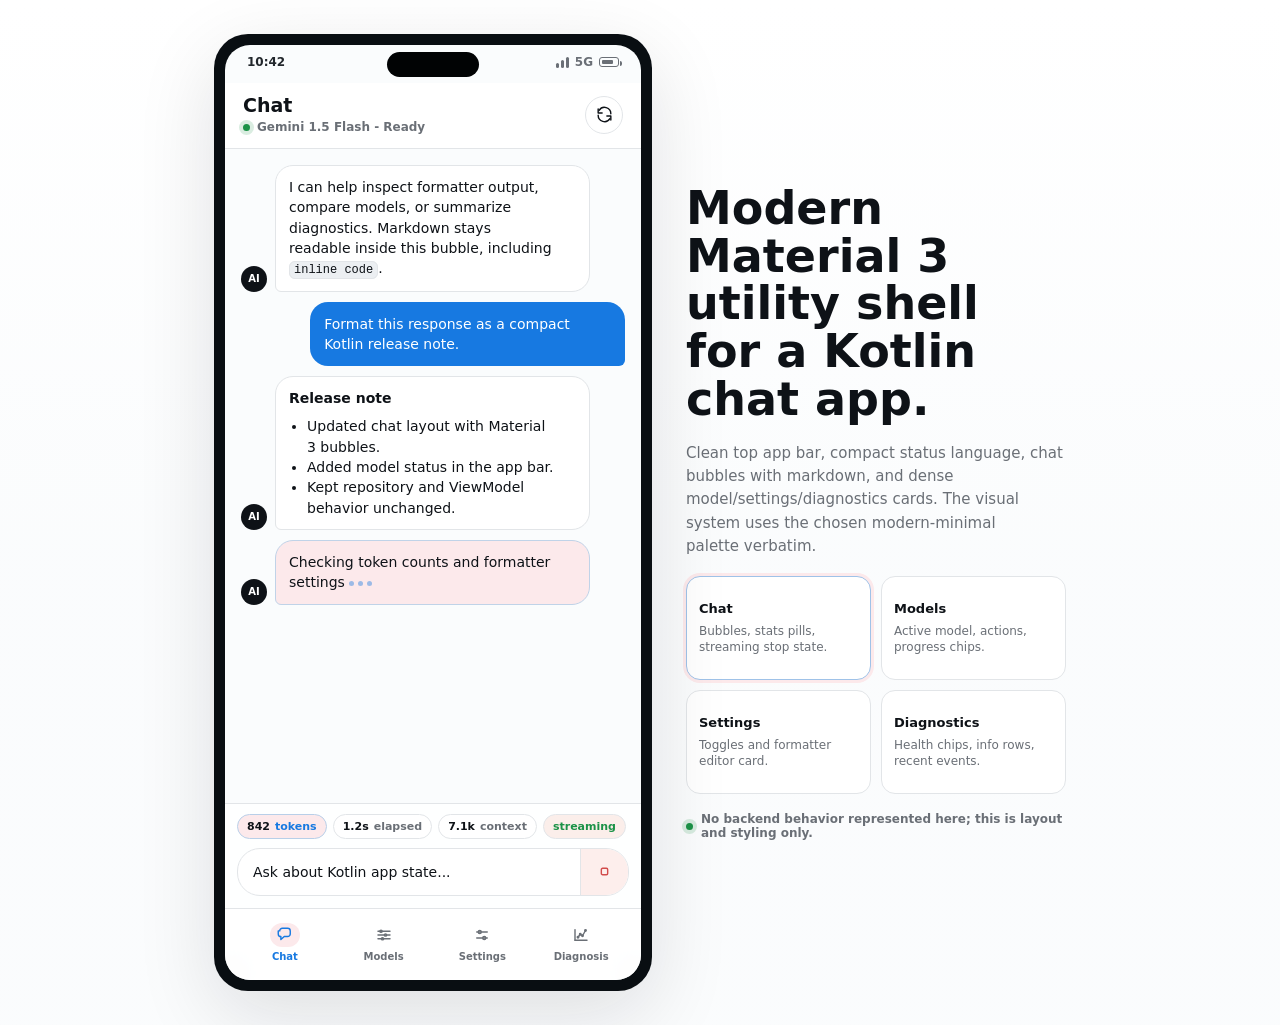
<file: index.html>
<!doctype html>
<html lang="en">
<head>
  <meta charset="utf-8">
  <meta name="viewport" content="width=device-width, initial-scale=1">
  <title>Modern Material 3 Utility App Prototype</title>
  <style>
    :root {
      --bg:      oklch(99% 0.002 240);
      --surface: oklch(100% 0 0);
      --fg:      oklch(18% 0.012 250);
      --muted:   oklch(54% 0.012 250);
      --border:  oklch(92% 0.005 250);
      --accent:  oklch(58% 0.18 255);

      --font-display: -apple-system, BlinkMacSystemFont, 'SF Pro Display', system-ui, sans-serif;
      --font-body:    -apple-system, BlinkMacSystemFont, 'SF Pro Text', system-ui, sans-serif;
      --success: oklch(58% 0.15 150);
      --warning: oklch(70% 0.14 78);
      --danger: oklch(60% 0.17 24);
      --accent-soft: color-mix(in oklch, var(--accent) 12%, white);
      --ink-soft: oklch(27% 0.012 250);
      --shadow: 0 24px 80px oklch(18% 0.012 250 / 0.12);
    }

    * { box-sizing: border-box; }
    html { min-height: 100%; background: var(--bg); color: var(--fg); }
    body {
      min-height: 100vh;
      margin: 0;
      font-family: var(--font-body);
      background:
        linear-gradient(180deg, oklch(100% 0 0) 0%, var(--bg) 54%),
        radial-gradient(circle at 50% 0%, color-mix(in oklch, var(--accent) 10%, transparent) 0, transparent 520px);
      color: var(--fg);
      letter-spacing: 0;
    }

    button, input, textarea { font: inherit; }
    button { border: 0; cursor: pointer; }

    .stage {
      min-height: 100vh;
      display: grid;
      grid-template-columns: minmax(320px, 438px) minmax(260px, 380px);
      gap: 34px;
      align-items: center;
      justify-content: center;
      padding: 34px;
    }

    .phone {
      inline-size: min(438px, calc(100vw - 34px));
      aspect-ratio: 412 / 900;
      border: 1px solid oklch(18% 0.012 250 / 0.2);
      border-radius: 34px;
      background: oklch(16% 0.012 250);
      padding: 10px;
      box-shadow: var(--shadow);
      position: relative;
    }

    .phone::before {
      content: "";
      position: absolute;
      top: 17px;
      inset-inline-start: 50%;
      transform: translateX(-50%);
      inline-size: 92px;
      block-size: 25px;
      border-radius: 999px;
      background: oklch(9% 0.01 250);
      z-index: 5;
    }

    .app {
      block-size: 100%;
      border-radius: 25px;
      overflow: hidden;
      background: var(--bg);
      display: grid;
      grid-template-rows: auto auto 1fr auto;
      position: relative;
    }

    .statusbar {
      block-size: 38px;
      padding: 10px 22px 0;
      display: flex;
      align-items: start;
      justify-content: space-between;
      font-size: 12px;
      font-weight: 700;
      color: var(--ink-soft);
      font-variant-numeric: tabular-nums;
    }

    .system-icons {
      display: inline-flex;
      align-items: center;
      gap: 6px;
      color: var(--muted);
    }

    .signal {
      display: grid;
      grid-auto-flow: column;
      align-items: end;
      gap: 2px;
      block-size: 12px;
    }

    .signal i {
      display: block;
      inline-size: 3px;
      border-radius: 2px;
      background: currentColor;
    }

    .signal i:nth-child(1) { block-size: 5px; }
    .signal i:nth-child(2) { block-size: 8px; }
    .signal i:nth-child(3) { block-size: 11px; }

    .battery {
      inline-size: 20px;
      block-size: 10px;
      border: 1.5px solid currentColor;
      border-radius: 3px;
      position: relative;
    }

    .battery::before {
      content: "";
      position: absolute;
      inset: 2px 5px 2px 2px;
      border-radius: 1px;
      background: currentColor;
    }

    .battery::after {
      content: "";
      position: absolute;
      inset-inline-end: -4px;
      top: 2.5px;
      inline-size: 2px;
      block-size: 5px;
      border-radius: 0 2px 2px 0;
      background: currentColor;
    }

    .topbar {
      min-block-size: 66px;
      padding: 10px 18px 12px;
      display: grid;
      grid-template-columns: 1fr auto;
      gap: 12px;
      align-items: center;
      border-block-end: 1px solid var(--border);
      background: color-mix(in oklch, var(--surface) 88%, transparent);
      backdrop-filter: blur(18px);
    }

    .title-block { min-inline-size: 0; }
    .app-title {
      margin: 0;
      font-family: var(--font-display);
      font-size: 19px;
      line-height: 1.1;
      font-weight: 750;
      letter-spacing: 0;
      color: var(--fg);
    }

    .model-line {
      margin-top: 5px;
      display: flex;
      align-items: center;
      gap: 7px;
      min-inline-size: 0;
      color: var(--muted);
      font-size: 12px;
      font-weight: 600;
      font-variant-numeric: tabular-nums;
    }

    .dot {
      inline-size: 7px;
      block-size: 7px;
      flex: 0 0 auto;
      border-radius: 999px;
      background: var(--success);
      box-shadow: 0 0 0 4px color-mix(in oklch, var(--success) 16%, transparent);
    }

    .top-actions {
      display: flex;
      align-items: center;
      gap: 8px;
    }

    .icon-btn {
      inline-size: 38px;
      block-size: 38px;
      display: grid;
      place-items: center;
      border-radius: 999px;
      border: 1px solid var(--border);
      background: var(--surface);
      color: var(--fg);
    }

    .icon {
      inline-size: 19px;
      block-size: 19px;
      display: block;
      stroke: currentColor;
      stroke-width: 1.8;
      stroke-linecap: round;
      stroke-linejoin: round;
      fill: none;
    }

    .screen {
      min-block-size: 0;
      display: none;
      overflow: auto;
      padding: 16px 16px 18px;
      scrollbar-width: none;
    }

    .screen::-webkit-scrollbar { display: none; }
    .screen.is-active { display: block; }

    .chat-log {
      display: flex;
      flex-direction: column;
      gap: 10px;
      padding-bottom: 10px;
    }

    .bubble-row {
      display: flex;
      align-items: flex-end;
      gap: 8px;
    }

    .bubble-row.user { justify-content: flex-end; }
    .bubble-row.assistant { justify-content: flex-start; }

    .avatar {
      inline-size: 26px;
      block-size: 26px;
      border-radius: 999px;
      display: grid;
      place-items: center;
      flex: 0 0 auto;
      background: var(--fg);
      color: var(--surface);
      font-size: 10px;
      font-weight: 800;
    }

    .bubble {
      max-inline-size: 82%;
      padding: 11px 13px;
      border-radius: 18px;
      font-size: 14px;
      line-height: 1.45;
      border: 1px solid transparent;
      color: var(--fg);
      text-wrap: pretty;
    }

    .bubble p { margin: 0; }
    .bubble p + p { margin-top: 8px; }
    .bubble code {
      font-family: ui-monospace, 'SFMono-Regular', Menlo, Consolas, monospace;
      font-size: 12px;
      background: oklch(95% 0.005 250);
      border: 1px solid var(--border);
      border-radius: 6px;
      padding: 1px 4px;
    }

    .bubble ul {
      margin: 8px 0 0;
      padding-inline-start: 18px;
    }

    .assistant .bubble {
      background: var(--surface);
      border-color: var(--border);
      border-end-start-radius: 6px;
    }

    .user .bubble {
      background: var(--accent);
      color: white;
      border-end-end-radius: 6px;
    }

    .streaming .bubble {
      background: var(--accent-soft);
      border-color: color-mix(in oklch, var(--accent) 18%, var(--border));
      color: var(--fg);
    }

    .typing {
      display: inline-flex;
      gap: 4px;
      margin-inline-start: 4px;
      vertical-align: middle;
    }

    .typing i {
      inline-size: 5px;
      block-size: 5px;
      border-radius: 999px;
      background: var(--accent);
      opacity: 0.42;
      animation: pulse 1.2s infinite ease-in-out;
    }

    .typing i:nth-child(2) { animation-delay: 0.16s; }
    .typing i:nth-child(3) { animation-delay: 0.32s; }

    @keyframes pulse {
      0%, 80%, 100% { transform: translateY(0); opacity: 0.35; }
      40% { transform: translateY(-3px); opacity: 1; }
    }

    .composer-wrap {
      border-block-start: 1px solid var(--border);
      background: color-mix(in oklch, var(--surface) 90%, transparent);
      backdrop-filter: blur(18px);
      padding: 10px 12px 12px;
    }

    .stats-row {
      display: flex;
      gap: 6px;
      overflow-x: auto;
      padding-bottom: 9px;
      scrollbar-width: none;
    }

    .stats-row::-webkit-scrollbar { display: none; }

    .pill {
      display: inline-flex;
      align-items: center;
      gap: 5px;
      white-space: nowrap;
      min-block-size: 25px;
      padding: 0 9px;
      border-radius: 999px;
      border: 1px solid var(--border);
      background: var(--surface);
      color: var(--muted);
      font-size: 11px;
      font-weight: 700;
      font-variant-numeric: tabular-nums;
    }

    .pill strong { color: var(--fg); font-weight: 800; }
    .pill.accent { border-color: color-mix(in oklch, var(--accent) 22%, var(--border)); color: var(--accent); background: var(--accent-soft); }
    .pill.good { color: var(--success); background: color-mix(in oklch, var(--success) 10%, white); }
    .pill.warn { color: oklch(52% 0.12 78); background: color-mix(in oklch, var(--warning) 14%, white); }
    .pill.danger { color: var(--danger); background: color-mix(in oklch, var(--danger) 10%, white); }

    .composer {
      display: grid;
      grid-template-columns: 1fr auto;
      gap: 0;
      border: 1px solid var(--border);
      border-radius: 23px;
      background: var(--surface);
      overflow: hidden;
      box-shadow: 0 1px 0 oklch(100% 0 0) inset;
    }

    .composer input {
      inline-size: 100%;
      min-block-size: 46px;
      border: 0;
      outline: 0;
      padding: 0 15px;
      color: var(--fg);
      background: transparent;
      font-size: 14px;
    }

    .composer input:disabled {
      color: var(--muted);
      background: oklch(96% 0.004 250);
    }

    .send-btn {
      inline-size: 48px;
      block-size: 46px;
      display: grid;
      place-items: center;
      color: white;
      background: var(--accent);
    }

    .send-btn.stop {
      color: var(--danger);
      background: color-mix(in oklch, var(--danger) 10%, white);
      border-inline-start: 1px solid var(--border);
    }

    .section-stack {
      display: grid;
      gap: 11px;
      padding-bottom: 8px;
    }

    .section-title {
      margin: 4px 2px 2px;
      color: var(--muted);
      font-size: 12px;
      font-weight: 800;
      text-transform: uppercase;
      letter-spacing: 0.08em;
    }

    .card {
      border: 1px solid var(--border);
      border-radius: 14px;
      background: var(--surface);
      padding: 13px;
    }

    .model-card {
      display: grid;
      gap: 10px;
      border-color: color-mix(in oklch, var(--accent) 18%, var(--border));
    }

    .card-top {
      display: flex;
      justify-content: space-between;
      align-items: start;
      gap: 12px;
    }

    .card-title {
      margin: 0;
      font-size: 15px;
      line-height: 1.2;
      font-weight: 780;
      color: var(--fg);
    }

    .card-subtitle {
      margin: 4px 0 0;
      color: var(--muted);
      font-size: 12px;
      line-height: 1.35;
    }

    .metric-grid {
      display: grid;
      grid-template-columns: repeat(3, 1fr);
      gap: 7px;
    }

    .metric {
      border: 1px solid var(--border);
      border-radius: 11px;
      padding: 9px 8px;
      background: oklch(99% 0.002 240);
    }

    .metric b {
      display: block;
      font-size: 14px;
      font-weight: 800;
      font-variant-numeric: tabular-nums;
    }

    .metric span {
      display: block;
      margin-top: 3px;
      color: var(--muted);
      font-size: 10px;
      font-weight: 700;
      text-transform: uppercase;
      letter-spacing: 0.04em;
    }

    .actions {
      display: grid;
      grid-template-columns: repeat(2, minmax(0, 1fr));
      gap: 8px;
    }

    .action-btn {
      min-block-size: 39px;
      border-radius: 999px;
      border: 1px solid var(--border);
      background: var(--surface);
      color: var(--fg);
      font-size: 12px;
      font-weight: 780;
    }

    .action-btn.primary {
      border-color: var(--accent);
      background: var(--accent);
      color: white;
    }

    .row {
      display: grid;
      grid-template-columns: 1fr auto;
      align-items: center;
      gap: 12px;
      padding: 11px 0;
      border-block-start: 1px solid var(--border);
    }

    .row:first-child { border-block-start: 0; padding-top: 0; }
    .row:last-child { padding-bottom: 0; }

    .row-label {
      min-inline-size: 0;
      font-size: 14px;
      font-weight: 720;
      color: var(--fg);
    }

    .row-help {
      margin-top: 3px;
      font-size: 12px;
      line-height: 1.35;
      color: var(--muted);
    }

    .switch {
      inline-size: 42px;
      block-size: 24px;
      border-radius: 999px;
      background: var(--accent);
      position: relative;
      box-shadow: inset 0 0 0 1px color-mix(in oklch, var(--accent) 40%, transparent);
    }

    .switch::after {
      content: "";
      position: absolute;
      inline-size: 20px;
      block-size: 20px;
      inset-block-start: 2px;
      inset-inline-end: 2px;
      border-radius: 999px;
      background: white;
    }

    .switch.off {
      background: oklch(90% 0.005 250);
    }

    .switch.off::after {
      inset-inline-end: 20px;
    }

    .editor {
      min-block-size: 118px;
      border: 1px solid var(--border);
      border-radius: 12px;
      padding: 10px;
      background: oklch(98% 0.003 250);
      font-family: ui-monospace, 'SFMono-Regular', Menlo, Consolas, monospace;
      font-size: 11px;
      line-height: 1.55;
      color: var(--ink-soft);
      white-space: pre-wrap;
    }

    .info-table {
      display: grid;
      gap: 0;
    }

    .info-row {
      display: grid;
      grid-template-columns: minmax(92px, 0.55fr) 1fr;
      gap: 10px;
      padding: 9px 0;
      border-block-start: 1px solid var(--border);
      font-size: 12px;
      line-height: 1.35;
    }

    .info-row:first-child { border-block-start: 0; padding-top: 0; }
    .info-row:last-child { padding-bottom: 0; }
    .info-key { color: var(--muted); font-weight: 750; }
    .info-value { color: var(--fg); font-weight: 650; font-variant-numeric: tabular-nums; overflow-wrap: anywhere; }

    .progress {
      block-size: 7px;
      border-radius: 999px;
      overflow: hidden;
      background: oklch(93% 0.005 250);
      margin-top: 9px;
    }

    .progress span {
      display: block;
      block-size: 100%;
      inline-size: var(--value, 62%);
      border-radius: inherit;
      background: var(--accent);
    }

    .bottomnav {
      min-block-size: 72px;
      display: grid;
      grid-template-columns: repeat(4, 1fr);
      gap: 3px;
      padding: 8px 12px 12px;
      border-block-start: 1px solid var(--border);
      background: color-mix(in oklch, var(--surface) 92%, transparent);
      backdrop-filter: blur(18px);
    }

    .nav-item {
      min-inline-size: 0;
      border-radius: 16px;
      display: grid;
      place-items: center;
      gap: 3px;
      padding: 5px 3px;
      color: var(--muted);
      background: transparent;
      font-size: 10px;
      font-weight: 760;
    }

    .nav-item .nav-icon {
      inline-size: 30px;
      block-size: 24px;
      border-radius: 999px;
      display: grid;
      place-items: center;
    }

    .nav-item svg {
      inline-size: 18px;
      block-size: 18px;
      stroke-width: 1.9;
    }

    .nav-item.is-active { color: var(--accent); }
    .nav-item.is-active .nav-icon { background: var(--accent-soft); }

    .overview {
      align-self: center;
      display: grid;
      gap: 18px;
      max-inline-size: 380px;
    }

    .overview h1 {
      margin: 0;
      font-family: var(--font-display);
      font-size: clamp(30px, 4vw, 46px);
      line-height: 1.04;
      letter-spacing: 0;
      color: var(--fg);
    }

    .overview p {
      margin: 0;
      max-inline-size: 34rem;
      color: var(--muted);
      font-size: 15px;
      line-height: 1.55;
      text-wrap: pretty;
    }

    .preview-grid {
      display: grid;
      grid-template-columns: repeat(2, minmax(0, 1fr));
      gap: 10px;
    }

    .preview-card {
      border: 1px solid var(--border);
      border-radius: 14px;
      background: var(--surface);
      padding: 12px;
      text-align: start;
      color: var(--fg);
      min-block-size: 104px;
    }

    .preview-card.is-active {
      border-color: color-mix(in oklch, var(--accent) 35%, var(--border));
      box-shadow: 0 0 0 3px var(--accent-soft);
    }

    .preview-card b {
      display: block;
      font-size: 13px;
      line-height: 1.2;
    }

    .preview-card span {
      display: block;
      margin-top: 7px;
      color: var(--muted);
      font-size: 12px;
      line-height: 1.35;
    }

    .system-note {
      display: flex;
      align-items: center;
      gap: 8px;
      color: var(--muted);
      font-size: 12px;
      font-weight: 700;
    }

    @media (max-width: 860px) {
      body { background: var(--bg); }
      .stage {
        grid-template-columns: 1fr;
        padding: 18px;
        gap: 20px;
      }

      .overview {
        order: -1;
        max-inline-size: min(438px, calc(100vw - 34px));
        justify-self: center;
      }

      .overview h1 { font-size: 28px; }
      .preview-grid { grid-template-columns: repeat(4, minmax(0, 1fr)); }
      .preview-card { min-block-size: 72px; padding: 9px; }
      .preview-card span { display: none; }
    }

    @media (max-width: 500px) {
      .stage { padding: 12px; }
      .overview { display: none; }
      .phone {
        inline-size: min(100vw - 24px, 438px);
        border-radius: 30px;
      }
    }

    @media (prefers-reduced-motion: reduce) {
      *, *::before, *::after { animation-duration: 0.001ms !important; scroll-behavior: auto !important; }
    }
  </style>
</head>
<body>
  <main class="stage">
    <section class="phone" aria-label="Android app prototype">
      <div class="app">
        <div class="statusbar">
          <span>10:42</span>
          <span class="system-icons" aria-hidden="true">
            <span class="signal"><i></i><i></i><i></i></span>
            <span>5G</span>
            <span class="battery"></span>
          </span>
        </div>

        <header class="topbar">
          <div class="title-block">
            <h2 class="app-title" id="appTitle">Chat</h2>
            <div class="model-line"><span class="dot" id="statusDot"></span><span id="modelStatus">Gemini 1.5 Flash - Ready</span></div>
          </div>
          <div class="top-actions">
            <button class="icon-btn" aria-label="Sync model">
              <svg class="icon" viewBox="0 0 24 24"><path d="M20 11a8 8 0 0 0-14.8-4.2"/><path d="M4 5v5h5"/><path d="M4 13a8 8 0 0 0 14.8 4.2"/><path d="M20 19v-5h-5"/></svg>
            </button>
          </div>
        </header>

        <section class="screen is-active" data-screen="chat" aria-label="Chat screen">
          <div class="chat-log">
            <div class="bubble-row assistant">
              <div class="avatar">AI</div>
              <div class="bubble">
                <p>I can help inspect formatter output, compare models, or summarize diagnostics. Markdown stays readable inside this bubble, including <code>inline code</code>.</p>
              </div>
            </div>
            <div class="bubble-row user">
              <div class="bubble">
                <p>Format this response as a compact Kotlin release note.</p>
              </div>
            </div>
            <div class="bubble-row assistant">
              <div class="avatar">AI</div>
              <div class="bubble">
                <p><strong>Release note</strong></p>
                <ul>
                  <li>Updated chat layout with Material 3 bubbles.</li>
                  <li>Added model status in the app bar.</li>
                  <li>Kept repository and ViewModel behavior unchanged.</li>
                </ul>
              </div>
            </div>
            <div class="bubble-row assistant streaming">
              <div class="avatar">AI</div>
              <div class="bubble">
                <p>Checking token counts and formatter settings<span class="typing"><i></i><i></i><i></i></span></p>
              </div>
            </div>
          </div>
        </section>

        <section class="screen" data-screen="models" aria-label="Models screen">
          <div class="section-stack">
            <p class="section-title">Active model</p>
            <article class="card model-card">
              <div class="card-top">
                <div>
                  <h3 class="card-title">Gemini 1.5 Flash</h3>
                  <p class="card-subtitle">Default text model - local formatter enabled</p>
                </div>
                <span class="pill good">Ready</span>
              </div>
              <div class="metric-grid">
                <div class="metric"><b>7.1k</b><span>Context</span></div>
                <div class="metric"><b>842ms</b><span>Latency</span></div>
                <div class="metric"><b>0</b><span>Errors</span></div>
              </div>
            </article>

            <p class="section-title">Actions</p>
            <div class="actions">
              <button class="action-btn primary">Set active</button>
              <button class="action-btn">Refresh list</button>
              <button class="action-btn">Test prompt</button>
              <button class="action-btn">Clear cache</button>
            </div>

            <p class="section-title">Status</p>
            <article class="card">
              <div class="row">
                <div><div class="row-label">Repository sync</div><div class="row-help">Last checked 2 min ago</div></div>
                <span class="pill good">OK</span>
              </div>
              <div class="row">
                <div><div class="row-label">Model download</div><div class="row-help">No pending model assets</div></div>
                <span class="pill">Idle</span>
              </div>
              <div class="row">
                <div><div class="row-label">Formatter warmup</div><div class="row-help">Progress for current session</div><div class="progress" style="--value: 76%"><span></span></div></div>
                <span class="pill accent">76%</span>
              </div>
            </article>
          </div>
        </section>

        <section class="screen" data-screen="settings" aria-label="Settings screen">
          <div class="section-stack">
            <p class="section-title">Generation</p>
            <article class="card">
              <div class="row">
                <div><div class="row-label">Stream responses</div><div class="row-help">Show assistant text as it arrives.</div></div>
                <span class="switch" role="switch" aria-checked="true"></span>
              </div>
              <div class="row">
                <div><div class="row-label">Auto-save chats</div><div class="row-help">Persist sessions after each assistant response.</div></div>
                <span class="switch" role="switch" aria-checked="true"></span>
              </div>
              <div class="row">
                <div><div class="row-label">Verbose diagnostics</div><div class="row-help">Include transport and repository timing.</div></div>
                <span class="switch off" role="switch" aria-checked="false"></span>
              </div>
            </article>

            <p class="section-title">Formatter</p>
            <article class="card">
              <div class="card-top">
                <div>
                  <h3 class="card-title">Markdown formatter</h3>
                  <p class="card-subtitle">Applied before messages render in assistant bubbles.</p>
                </div>
                <span class="pill good">On</span>
              </div>
              <div class="editor" aria-label="Formatter editor">trimWhitespace = true
maxBlankLines = 1
codeFenceLanguage = "kotlin"
renderTables = true</div>
            </article>
          </div>
        </section>

        <section class="screen" data-screen="diagnostics" aria-label="Diagnostics screen">
          <div class="section-stack">
            <p class="section-title">Health</p>
            <article class="card">
              <div class="card-top">
                <div>
                  <h3 class="card-title">Runtime checks</h3>
                  <p class="card-subtitle">Current session is healthy. One warning is informational.</p>
                </div>
                <span class="pill warn">1 warning</span>
              </div>
              <div class="stats-row" style="padding: 10px 0 0">
                <span class="pill good">Repository OK</span>
                <span class="pill good">ViewModel OK</span>
                <span class="pill warn">Cache warm</span>
              </div>
            </article>

            <p class="section-title">Info</p>
            <article class="card info-table">
              <div class="info-row"><span class="info-key">Package</span><span class="info-value">com.example.utilitychat</span></div>
              <div class="info-row"><span class="info-key">Build</span><span class="info-value">debug - 2026.05.11</span></div>
              <div class="info-row"><span class="info-key">Transport</span><span class="info-value">HTTP client ready - timeout 30s</span></div>
              <div class="info-row"><span class="info-key">Renderer</span><span class="info-value">Markdown enabled - tables enabled</span></div>
              <div class="info-row"><span class="info-key">Last error</span><span class="info-value">None</span></div>
            </article>

            <p class="section-title">Recent events</p>
            <article class="card info-table">
              <div class="info-row"><span class="info-key">10:39:18</span><span class="info-value">Model list refreshed</span></div>
              <div class="info-row"><span class="info-key">10:40:02</span><span class="info-value">Formatter settings loaded</span></div>
              <div class="info-row"><span class="info-key">10:41:47</span><span class="info-value">Streaming response completed</span></div>
            </article>
          </div>
        </section>

        <div class="composer-wrap" id="composerWrap">
          <div class="stats-row">
            <span class="pill accent"><strong>842</strong> tokens</span>
            <span class="pill"><strong>1.2s</strong> elapsed</span>
            <span class="pill"><strong>7.1k</strong> context</span>
            <span class="pill good">streaming</span>
          </div>
          <div class="composer">
            <input value="Ask about Kotlin app state..." aria-label="Message input">
            <button class="send-btn stop" aria-label="Stop response">
              <svg class="icon" viewBox="0 0 24 24"><rect x="8" y="8" width="8" height="8" rx="1.5"/></svg>
            </button>
          </div>
        </div>

        <nav class="bottomnav" aria-label="Bottom navigation">
          <button class="nav-item is-active" data-target="chat" aria-label="Chat">
            <span class="nav-icon"><svg class="icon" viewBox="0 0 24 24"><path d="M5 6.5A3.5 3.5 0 0 1 8.5 3h7A3.5 3.5 0 0 1 19 6.5v4A3.5 3.5 0 0 1 15.5 14H11l-4.5 4v-4A3.5 3.5 0 0 1 3 10.5v-4Z"/></svg></span>
            <span>Chat</span>
          </button>
          <button class="nav-item" data-target="models" aria-label="Models">
            <span class="nav-icon"><svg class="icon" viewBox="0 0 24 24"><path d="M4 7h16"/><path d="M4 12h16"/><path d="M4 17h16"/><circle cx="8" cy="7" r="1.5"/><circle cx="14" cy="12" r="1.5"/><circle cx="10" cy="17" r="1.5"/></svg></span>
            <span>Models</span>
          </button>
          <button class="nav-item" data-target="settings" aria-label="Settings">
            <span class="nav-icon"><svg class="icon" viewBox="0 0 24 24"><path d="M5 8h14"/><path d="M5 16h14"/><circle cx="9" cy="8" r="2"/><circle cx="15" cy="16" r="2"/></svg></span>
            <span>Settings</span>
          </button>
          <button class="nav-item" data-target="diagnostics" aria-label="Diagnostics">
            <span class="nav-icon"><svg class="icon" viewBox="0 0 24 24"><path d="M4 19V5"/><path d="M4 19h16"/><path d="M8 15l3-4 3 2 4-7"/><circle cx="8" cy="15" r="1"/><circle cx="11" cy="11" r="1"/><circle cx="14" cy="13" r="1"/><circle cx="18" cy="6" r="1"/></svg></span>
            <span>Diagnosis</span>
          </button>
        </nav>
      </div>
    </section>

    <aside class="overview" aria-label="Prototype notes">
      <h1>Modern Material 3 utility shell for a Kotlin chat app.</h1>
      <p>Clean top app bar, compact status language, chat bubbles with markdown, and dense model/settings/diagnostics cards. The visual system uses the chosen modern-minimal palette verbatim.</p>
      <div class="preview-grid">
        <button class="preview-card is-active" data-target="chat"><b>Chat</b><span>Bubbles, stats pills, streaming stop state.</span></button>
        <button class="preview-card" data-target="models"><b>Models</b><span>Active model, actions, progress chips.</span></button>
        <button class="preview-card" data-target="settings"><b>Settings</b><span>Toggles and formatter editor card.</span></button>
        <button class="preview-card" data-target="diagnostics"><b>Diagnostics</b><span>Health chips, info rows, recent events.</span></button>
      </div>
      <div class="system-note"><span class="dot"></span><span>No backend behavior represented here; this is layout and styling only.</span></div>
    </aside>
  </main>

  <script>
    const screenMeta = {
      chat: { title: 'Chat', status: 'Gemini 1.5 Flash - Ready', composer: true, dot: 'ok' },
      models: { title: 'Models', status: 'Gemini 1.5 Flash - Active', composer: false, dot: 'ok' },
      settings: { title: 'Settings', status: 'Preferences synced', composer: false, dot: 'ok' },
      diagnostics: { title: 'Diagnostics', status: 'Runtime healthy - 1 warning', composer: false, dot: 'warn' }
    };

    const screens = [...document.querySelectorAll('.screen')];
    const navItems = [...document.querySelectorAll('.nav-item')];
    const previewCards = [...document.querySelectorAll('.preview-card')];
    const appTitle = document.querySelector('#appTitle');
    const modelStatus = document.querySelector('#modelStatus');
    const composerWrap = document.querySelector('#composerWrap');
    const statusDot = document.querySelector('#statusDot');

    function activate(target) {
      const meta = screenMeta[target] || screenMeta.chat;
      screens.forEach(screen => screen.classList.toggle('is-active', screen.dataset.screen === target));
      navItems.forEach(item => item.classList.toggle('is-active', item.dataset.target === target));
      previewCards.forEach(card => card.classList.toggle('is-active', card.dataset.target === target));
      appTitle.textContent = meta.title;
      modelStatus.textContent = meta.status;
      composerWrap.style.display = meta.composer ? '' : 'none';
      statusDot.style.background = meta.dot === 'warn' ? 'var(--warning)' : 'var(--success)';
    }

    [...navItems, ...previewCards].forEach(control => {
      control.addEventListener('click', () => activate(control.dataset.target));
    });
  </script>
</body>
</html>
</file>
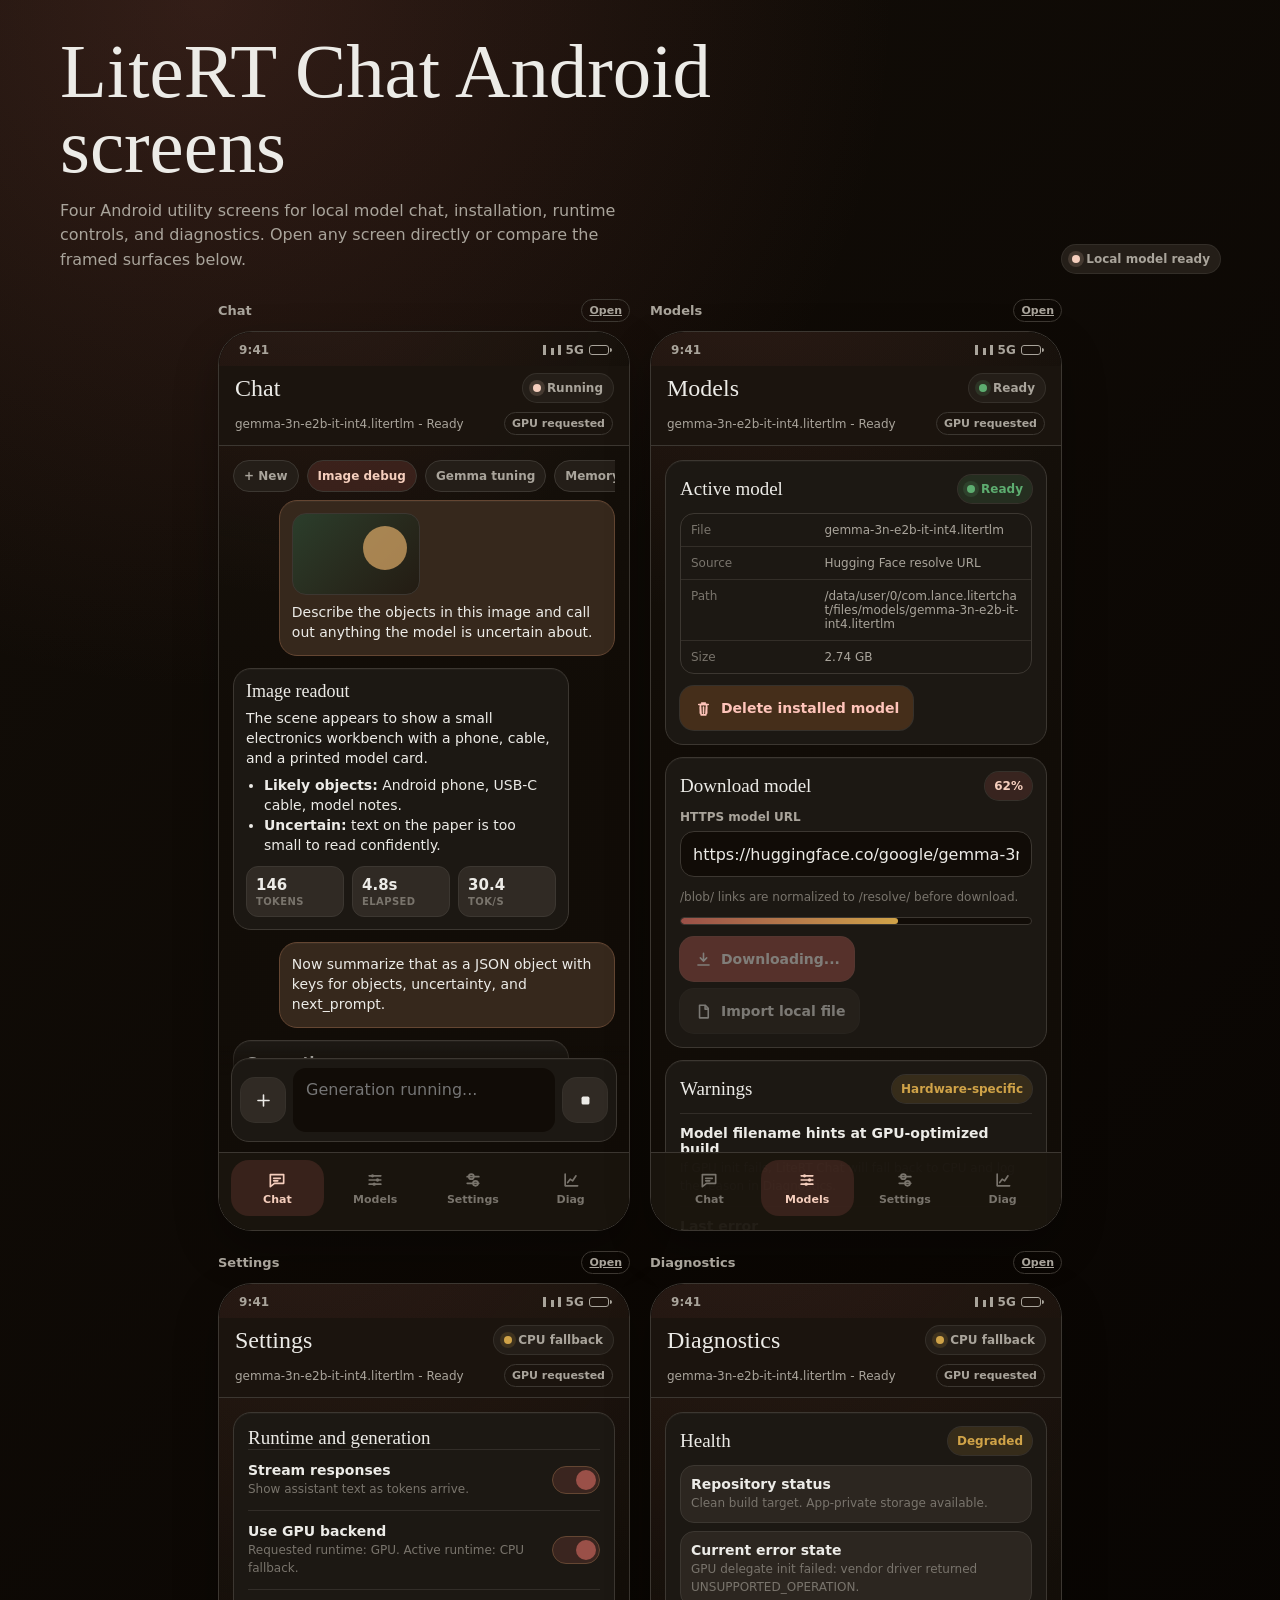
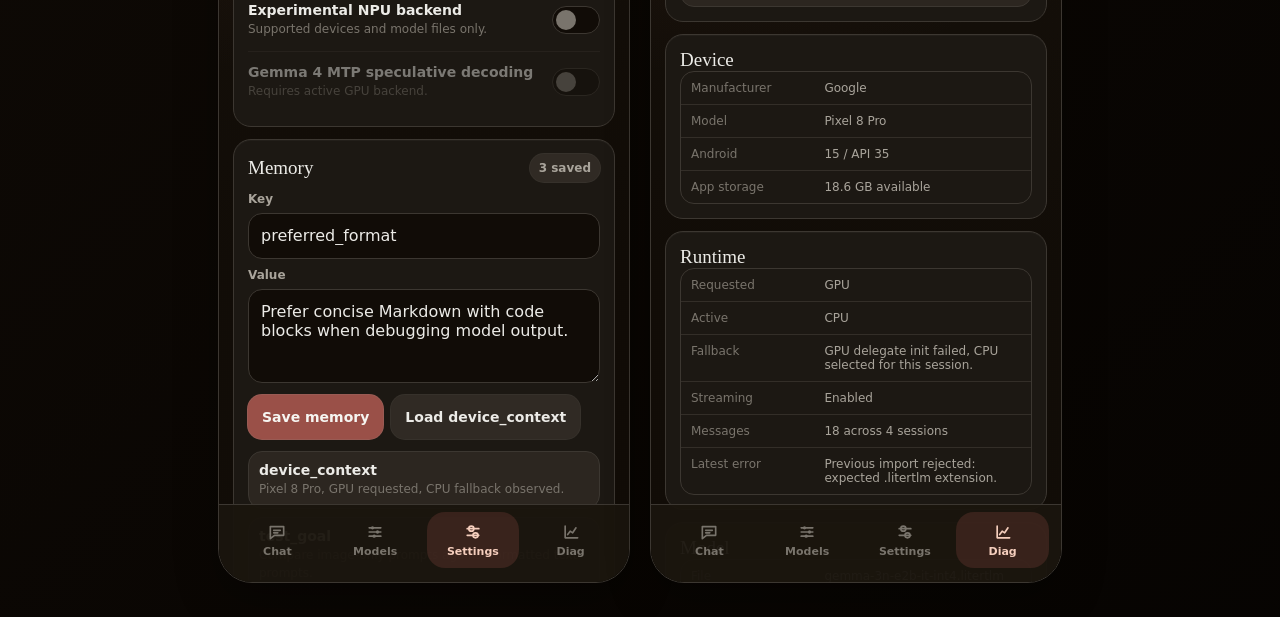
<file: docs/design-reference-v1/index.html>
<!doctype html>
<html lang="en">
<head>
  <meta charset="utf-8">
  <meta name="viewport" content="width=device-width, initial-scale=1">
  <title>LiteRT Chat Android Screens</title>
  <link rel="stylesheet" href="css/litert.css">
</head>
<body>
  <main class="launcher">
    <header class="launcher-header">
      <div>
        <h1>LiteRT Chat Android screens</h1>
        <p>Four Android utility screens for local model chat, installation, runtime controls, and diagnostics. Open any screen directly or compare the framed surfaces below.</p>
      </div>
      <span class="runtime-pill"><span class="status-dot tone-accent"></span>Local model ready</span>
    </header>

    <section class="frame-grid" aria-label="Prototype screens">
      <article class="frame-card">
        <div class="frame-label"><span>Chat</span><a class="mini-chip" href="screens/chat.html">Open</a></div>
        <div class="phone-frame"><iframe title="Chat screen" src="screens/chat.html" loading="lazy"></iframe></div>
      </article>
      <article class="frame-card">
        <div class="frame-label"><span>Models</span><a class="mini-chip" href="screens/models.html">Open</a></div>
        <div class="phone-frame"><iframe title="Models screen" src="screens/models.html" loading="lazy"></iframe></div>
      </article>
      <article class="frame-card">
        <div class="frame-label"><span>Settings</span><a class="mini-chip" href="screens/settings.html">Open</a></div>
        <div class="phone-frame"><iframe title="Settings screen" src="screens/settings.html" loading="lazy"></iframe></div>
      </article>
      <article class="frame-card">
        <div class="frame-label"><span>Diagnostics</span><a class="mini-chip" href="screens/diagnostics.html">Open</a></div>
        <div class="phone-frame"><iframe title="Diagnostics screen" src="screens/diagnostics.html" loading="lazy"></iframe></div>
      </article>
    </section>
  </main>
</body>
</html>
</file>
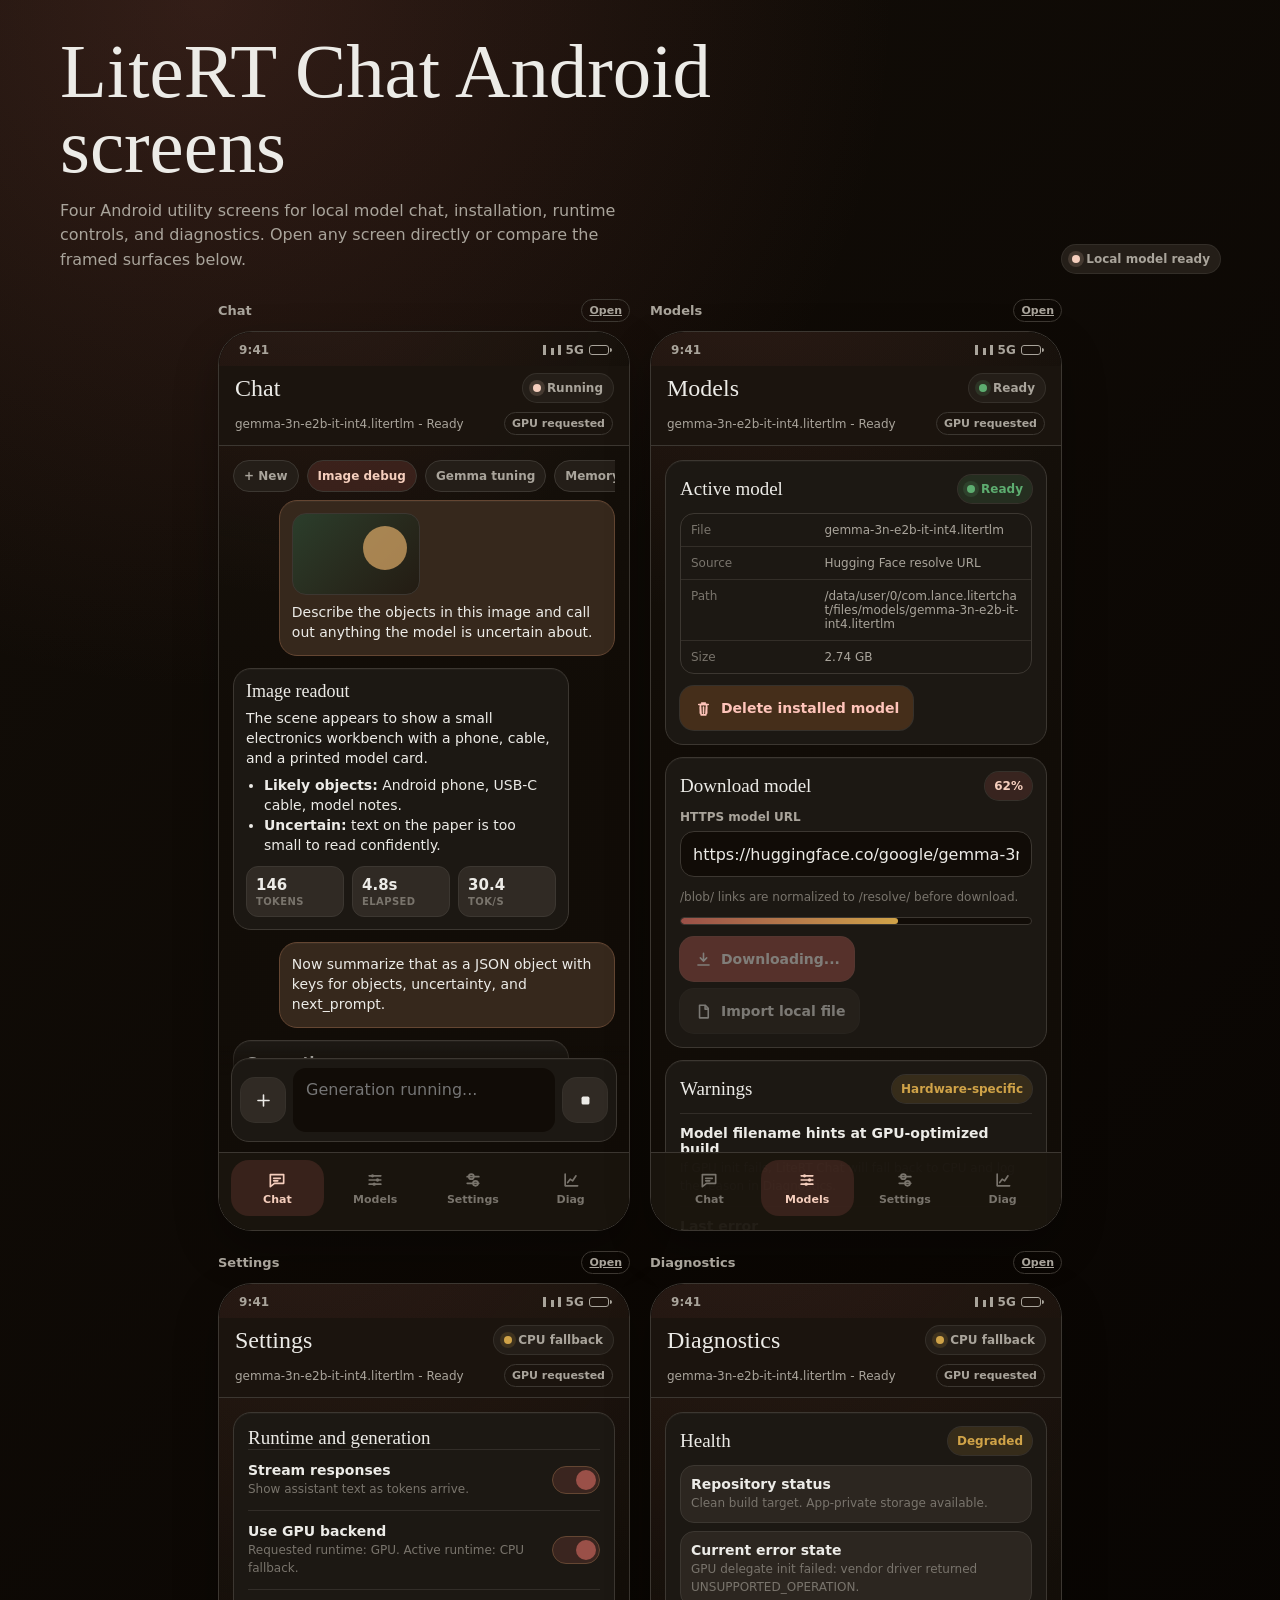
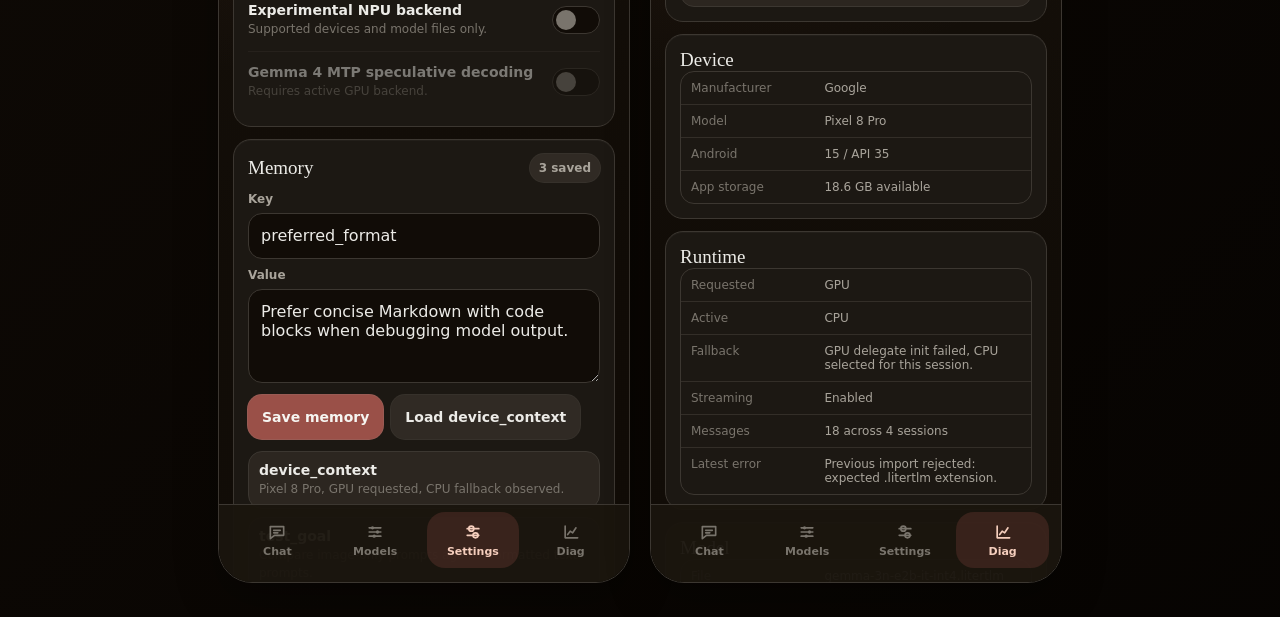
<file: docs/design-reference-v1/litert-chat-android-screens.html>
<!doctype html>
<html lang="en">
<head>
  <meta charset="utf-8">
  <meta name="viewport" content="width=device-width, initial-scale=1">
  <title>LiteRT Chat Android Screens</title>
  <link rel="stylesheet" href="css/litert.css">
</head>
<body>
  <main class="launcher">
    <header class="launcher-header">
      <div>
        <h1>LiteRT Chat Android screens</h1>
        <p>Four Android utility screens for local model chat, installation, runtime controls, and diagnostics. Open any screen directly or compare the framed surfaces below.</p>
      </div>
      <span class="runtime-pill"><span class="status-dot tone-accent"></span>Local model ready</span>
    </header>

    <section class="frame-grid" aria-label="Prototype screens">
      <article class="frame-card">
        <div class="frame-label"><span>Chat</span><a class="mini-chip" href="screens/chat.html">Open</a></div>
        <div class="phone-frame"><iframe title="Chat screen" src="screens/chat.html" loading="lazy"></iframe></div>
      </article>
      <article class="frame-card">
        <div class="frame-label"><span>Models</span><a class="mini-chip" href="screens/models.html">Open</a></div>
        <div class="phone-frame"><iframe title="Models screen" src="screens/models.html" loading="lazy"></iframe></div>
      </article>
      <article class="frame-card">
        <div class="frame-label"><span>Settings</span><a class="mini-chip" href="screens/settings.html">Open</a></div>
        <div class="phone-frame"><iframe title="Settings screen" src="screens/settings.html" loading="lazy"></iframe></div>
      </article>
      <article class="frame-card">
        <div class="frame-label"><span>Diagnostics</span><a class="mini-chip" href="screens/diagnostics.html">Open</a></div>
        <div class="phone-frame"><iframe title="Diagnostics screen" src="screens/diagnostics.html" loading="lazy"></iframe></div>
      </article>
    </section>
  </main>
</body>
</html>
</file>
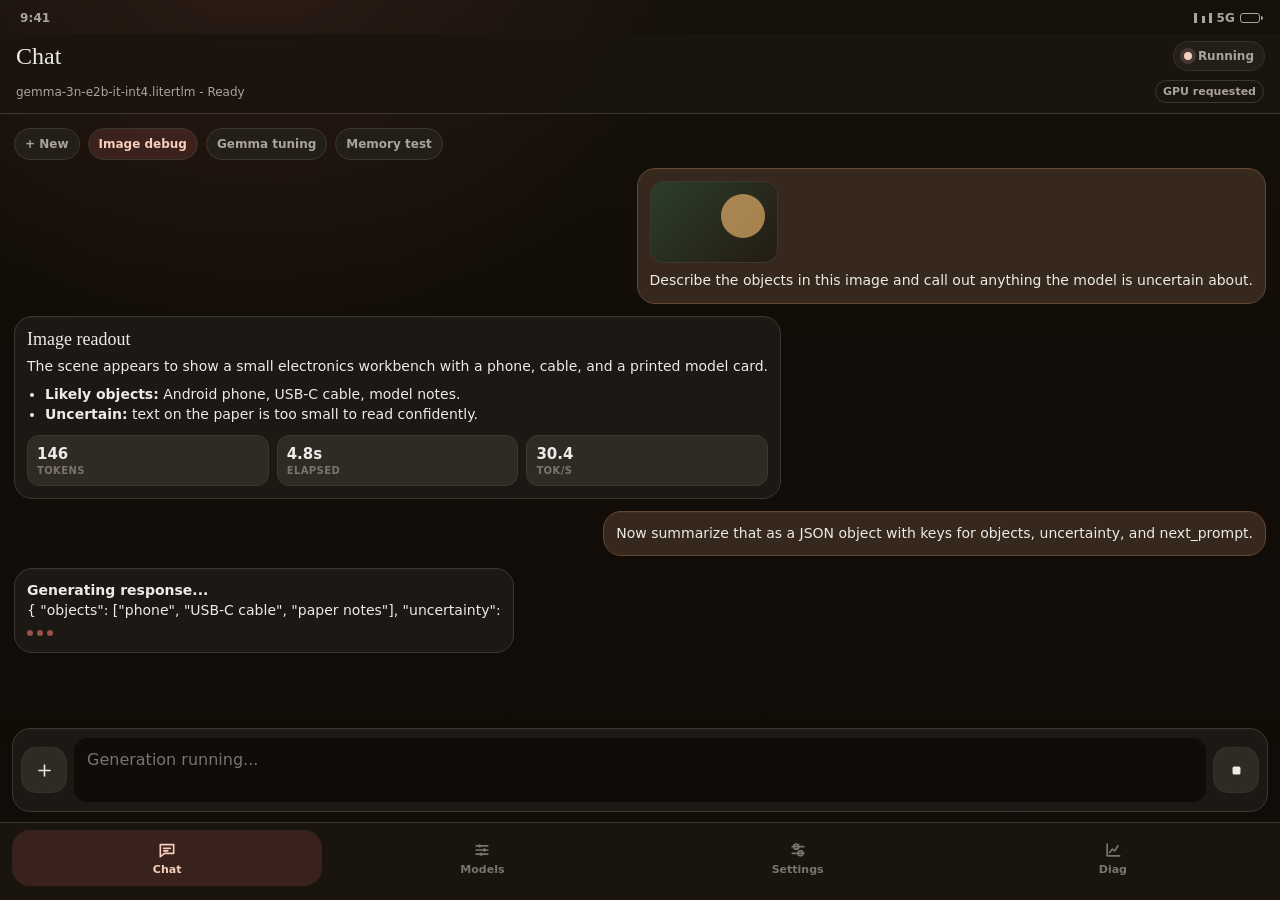
<file: docs/design-reference-v1/screens/chat.html>
<!doctype html>
<html lang="en">
<head>
  <meta charset="utf-8">
  <meta name="viewport" content="width=device-width, initial-scale=1">
  <title>LiteRT Chat - Chat</title>
  <link rel="stylesheet" href="../css/litert.css">
</head>
<body>
  <script src="../js/litert.js"></script>
  <script>
    const content = `
      <div class="session-rail" aria-label="Chat sessions">
        <button class="session" data-toast="New chat blocked while generation is running">+ New</button>
        <button class="session active">Image debug</button>
        <button class="session">Gemma tuning</button>
        <button class="session">Memory test</button>
      </div>
      <div class="message-stack">
        <article class="bubble user">
          <div class="image-preview" aria-label="Attached image preview"></div>
          <p>Describe the objects in this image and call out anything the model is uncertain about.</p>
        </article>
        <article class="bubble assistant">
          <h3>Image readout</h3>
          <p>The scene appears to show a small electronics workbench with a phone, cable, and a printed model card.</p>
          <ul>
            <li><strong>Likely objects:</strong> Android phone, USB-C cable, model notes.</li>
            <li><strong>Uncertain:</strong> text on the paper is too small to read confidently.</li>
          </ul>
          <div class="stats-grid">
            <div class="stat"><strong>146</strong><span>tokens</span></div>
            <div class="stat"><strong>4.8s</strong><span>elapsed</span></div>
            <div class="stat"><strong>30.4</strong><span>tok/s</span></div>
          </div>
        </article>
        <article class="bubble user"><p>Now summarize that as a JSON object with keys for objects, uncertainty, and next_prompt.</p></article>
        <article class="bubble assistant">
          <p><strong>Generating response...</strong></p>
          <p>{ "objects": ["phone", "USB-C cable", "paper notes"], "uncertainty":</p>
          <div class="streaming" aria-label="Streaming"><span></span><span></span><span></span></div>
        </article>
      </div>`;
    const composer = `
      <div class="composer-wrap">
        <form class="composer" onsubmit="event.preventDefault(); LiteRT.chrome('chat','Chat','gemma-3n-e2b-it-int4.litertlm - Ready','tone-accent','Running', document.querySelector('.content').innerHTML, document.querySelector('.composer-wrap').outerHTML);">
          <div class="attach-menu">
            <button class="icon-button" type="button" data-icon="plus" data-attach-toggle aria-label="Add attachment" aria-expanded="false"></button>
            <div class="attach-popover" role="menu" aria-label="Attachment options">
              <button type="button" role="menuitem" data-icon="camera" data-toast="Camera unavailable while generation is running">Camera</button>
              <button type="button" role="menuitem" data-icon="image" data-toast="Image picker unavailable while generation is running">Gallery</button>
            </div>
          </div>
          <textarea aria-label="Prompt" placeholder="Generation running..." disabled></textarea>
          <button class="icon-button primary" type="button" data-icon="stop" data-toast="Generation stopped" aria-label="Stop generation"></button>
        </form>
      </div>`;
    LiteRT.chrome("chat", "Chat", "gemma-3n-e2b-it-int4.litertlm - Ready", "tone-accent", "Running", content, composer);
  </script>
</body>
</html>
</file>
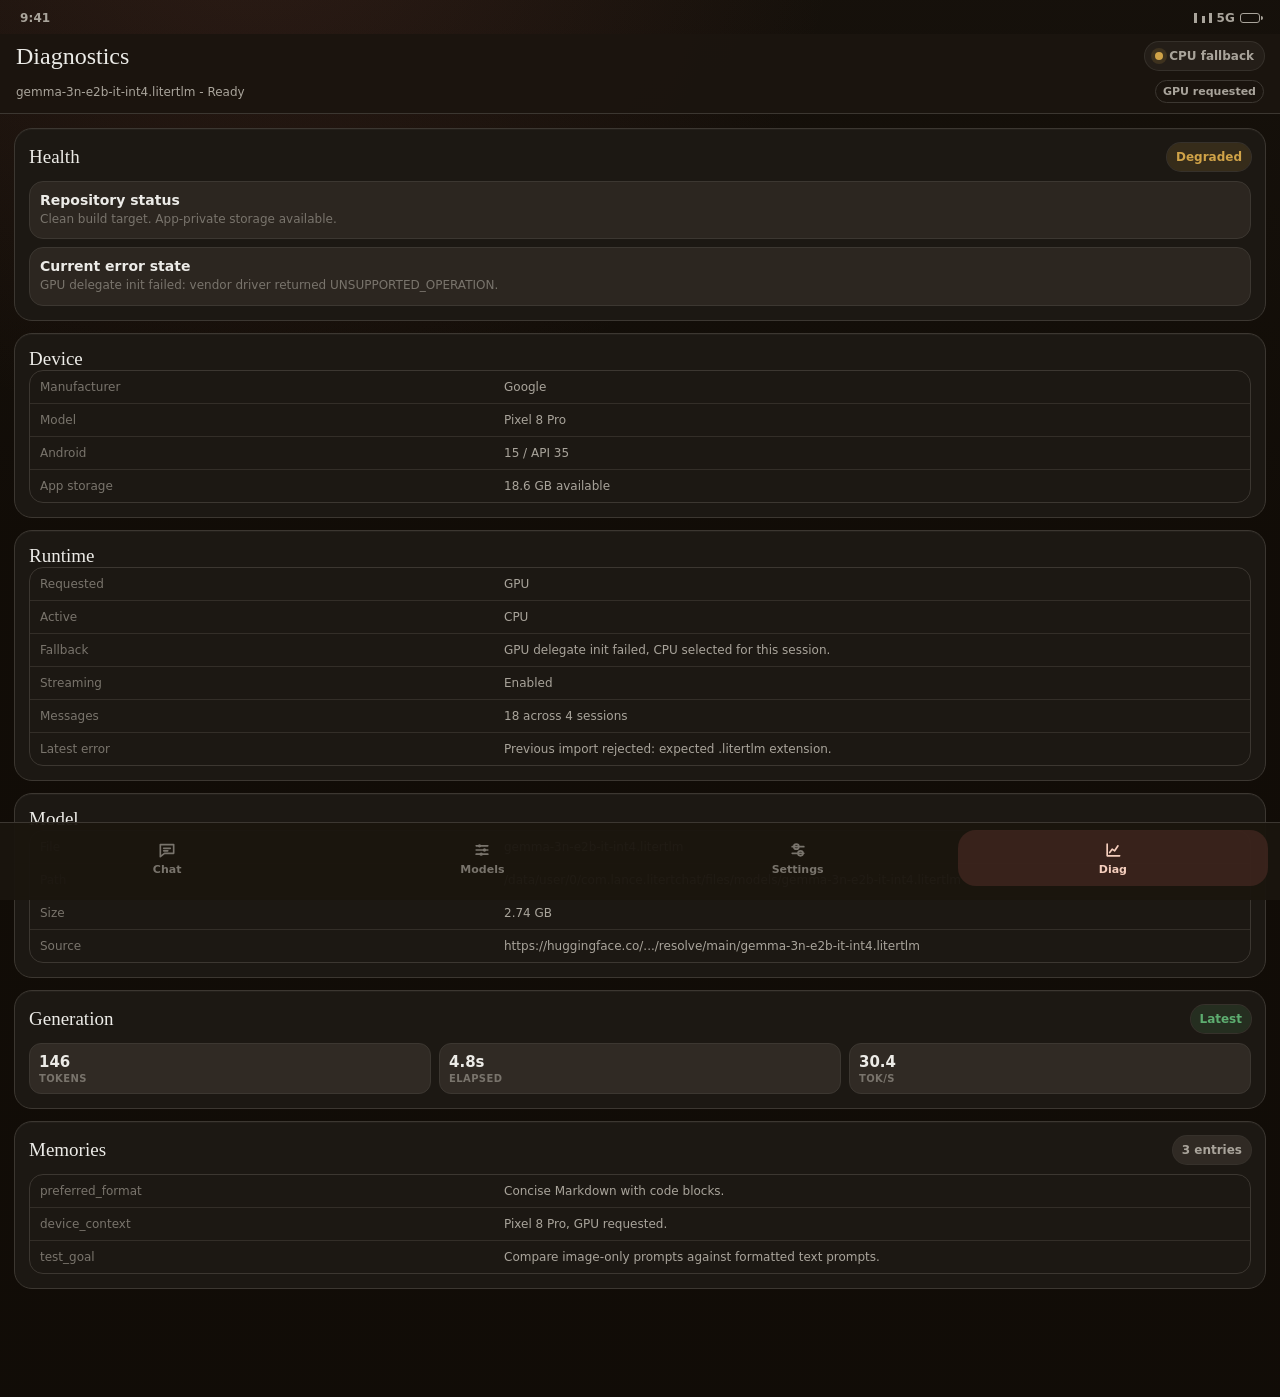
<file: docs/design-reference-v1/screens/diagnostics.html>
<!doctype html>
<html lang="en">
<head>
  <meta charset="utf-8">
  <meta name="viewport" content="width=device-width, initial-scale=1">
  <title>LiteRT Chat - Diagnostics</title>
  <link rel="stylesheet" href="../css/litert.css">
</head>
<body>
  <script src="../js/litert.js"></script>
  <script>
    const content = `
      <section class="panel diag-section">
        <div class="panel-title">
          <h2>Health</h2>
          <span class="chip tone-warn">Degraded</span>
        </div>
        <div class="health-card">
          <span class="row-label">Repository status</span>
          <span class="row-value">Clean build target. App-private storage available.</span>
        </div>
        <div class="health-card" style="margin-top: 8px">
          <span class="row-label">Current error state</span>
          <span class="row-value">GPU delegate init failed: vendor driver returned UNSUPPORTED_OPERATION.</span>
        </div>
      </section>

      <section class="panel diag-section">
        <h2>Device</h2>
        <div class="table">
          <div class="table-row"><span>Manufacturer</span><span>Google</span></div>
          <div class="table-row"><span>Model</span><span>Pixel 8 Pro</span></div>
          <div class="table-row"><span>Android</span><span>15 / API 35</span></div>
          <div class="table-row"><span>App storage</span><span>18.6 GB available</span></div>
        </div>
      </section>

      <section class="panel diag-section">
        <h2>Runtime</h2>
        <div class="table">
          <div class="table-row"><span>Requested</span><span>GPU</span></div>
          <div class="table-row"><span>Active</span><span>CPU</span></div>
          <div class="table-row"><span>Fallback</span><span>GPU delegate init failed, CPU selected for this session.</span></div>
          <div class="table-row"><span>Streaming</span><span>Enabled</span></div>
          <div class="table-row"><span>Messages</span><span>18 across 4 sessions</span></div>
          <div class="table-row"><span>Latest error</span><span>Previous import rejected: expected .litertlm extension.</span></div>
        </div>
      </section>

      <section class="panel diag-section">
        <h2>Model</h2>
        <div class="table">
          <div class="table-row"><span>File</span><span>gemma-3n-e2b-it-int4.litertlm</span></div>
          <div class="table-row"><span>Path</span><span>/data/user/0/com.lance.litertchat/files/models/gemma-3n-e2b-it-int4.litertlm</span></div>
          <div class="table-row"><span>Size</span><span>2.74 GB</span></div>
          <div class="table-row"><span>Source</span><span>https://huggingface.co/.../resolve/main/gemma-3n-e2b-it-int4.litertlm</span></div>
        </div>
      </section>

      <section class="panel diag-section">
        <div class="panel-title">
          <h2>Generation</h2>
          <span class="chip tone-good">Latest</span>
        </div>
        <div class="stats-grid">
          <div class="stat"><strong>146</strong><span>tokens</span></div>
          <div class="stat"><strong>4.8s</strong><span>elapsed</span></div>
          <div class="stat"><strong>30.4</strong><span>tok/s</span></div>
        </div>
      </section>

      <section class="panel diag-section">
        <div class="panel-title">
          <h2>Memories</h2>
          <span class="chip">3 entries</span>
        </div>
        <div class="table">
          <div class="table-row"><span>preferred_format</span><span>Concise Markdown with code blocks.</span></div>
          <div class="table-row"><span>device_context</span><span>Pixel 8 Pro, GPU requested.</span></div>
          <div class="table-row"><span>test_goal</span><span>Compare image-only prompts against formatted text prompts.</span></div>
        </div>
      </section>`;
    LiteRT.chrome("diag", "Diagnostics", "gemma-3n-e2b-it-int4.litertlm - Ready", "tone-warn", "CPU fallback", content);
  </script>
</body>
</html>
</file>
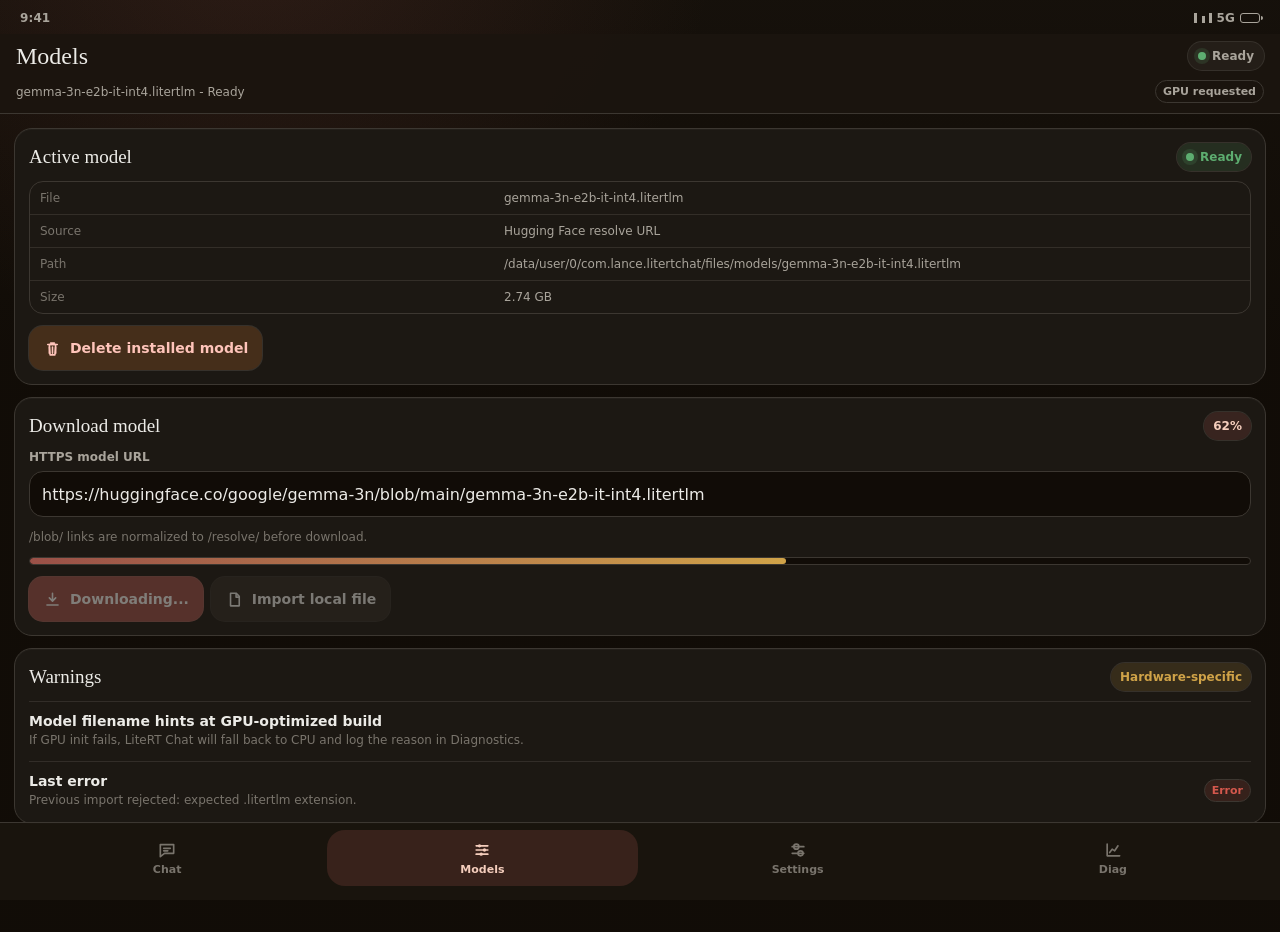
<file: docs/design-reference-v1/screens/models.html>
<!doctype html>
<html lang="en">
<head>
  <meta charset="utf-8">
  <meta name="viewport" content="width=device-width, initial-scale=1">
  <title>LiteRT Chat - Models</title>
  <link rel="stylesheet" href="../css/litert.css">
</head>
<body>
  <script src="../js/litert.js"></script>
  <script>
    const content = `
      <section class="panel">
        <div class="panel-title">
          <h2>Active model</h2>
          <span class="chip tone-good"><span class="status-dot"></span>Ready</span>
        </div>
        <div class="table">
          <div class="table-row"><span>File</span><span>gemma-3n-e2b-it-int4.litertlm</span></div>
          <div class="table-row"><span>Source</span><span>Hugging Face resolve URL</span></div>
          <div class="table-row"><span>Path</span><span>/data/user/0/com.lance.litertchat/files/models/gemma-3n-e2b-it-int4.litertlm</span></div>
          <div class="table-row"><span>Size</span><span>2.74 GB</span></div>
        </div>
        <div class="action-row">
          <button class="button danger" data-icon="trash" data-toast="Delete action would remove app-private model">Delete installed model</button>
        </div>
      </section>

      <section class="panel">
        <div class="panel-title">
          <h2>Download model</h2>
          <span class="chip tone-accent">62%</span>
        </div>
        <div class="field">
          <label for="modelUrl">HTTPS model URL</label>
          <input id="modelUrl" class="text-input" value="https://huggingface.co/google/gemma-3n/blob/main/gemma-3n-e2b-it-int4.litertlm">
        </div>
        <p class="caption">/blob/ links are normalized to /resolve/ before download.</p>
        <div class="progress" aria-label="Download progress" style="--value: 62%"><span></span></div>
        <div class="action-row">
          <button class="button primary disabled" data-icon="download">Downloading...</button>
          <button class="button disabled" data-icon="file">Import local file</button>
        </div>
      </section>

      <section class="panel">
        <div class="panel-title">
          <h2>Warnings</h2>
          <span class="chip tone-warn">Hardware-specific</span>
        </div>
        <div class="row">
          <span class="row-main"><span class="row-label">Model filename hints at GPU-optimized build</span><span class="row-value">If GPU init fails, LiteRT Chat will fall back to CPU and log the reason in Diagnostics.</span></span>
        </div>
        <div class="row">
          <span class="row-main"><span class="row-label">Last error</span><span class="row-value">Previous import rejected: expected .litertlm extension.</span></span>
          <span class="mini-chip tone-danger">Error</span>
        </div>
      </section>`;
    LiteRT.chrome("models", "Models", "gemma-3n-e2b-it-int4.litertlm - Ready", "tone-good", "Ready", content);
  </script>
</body>
</html>
</file>
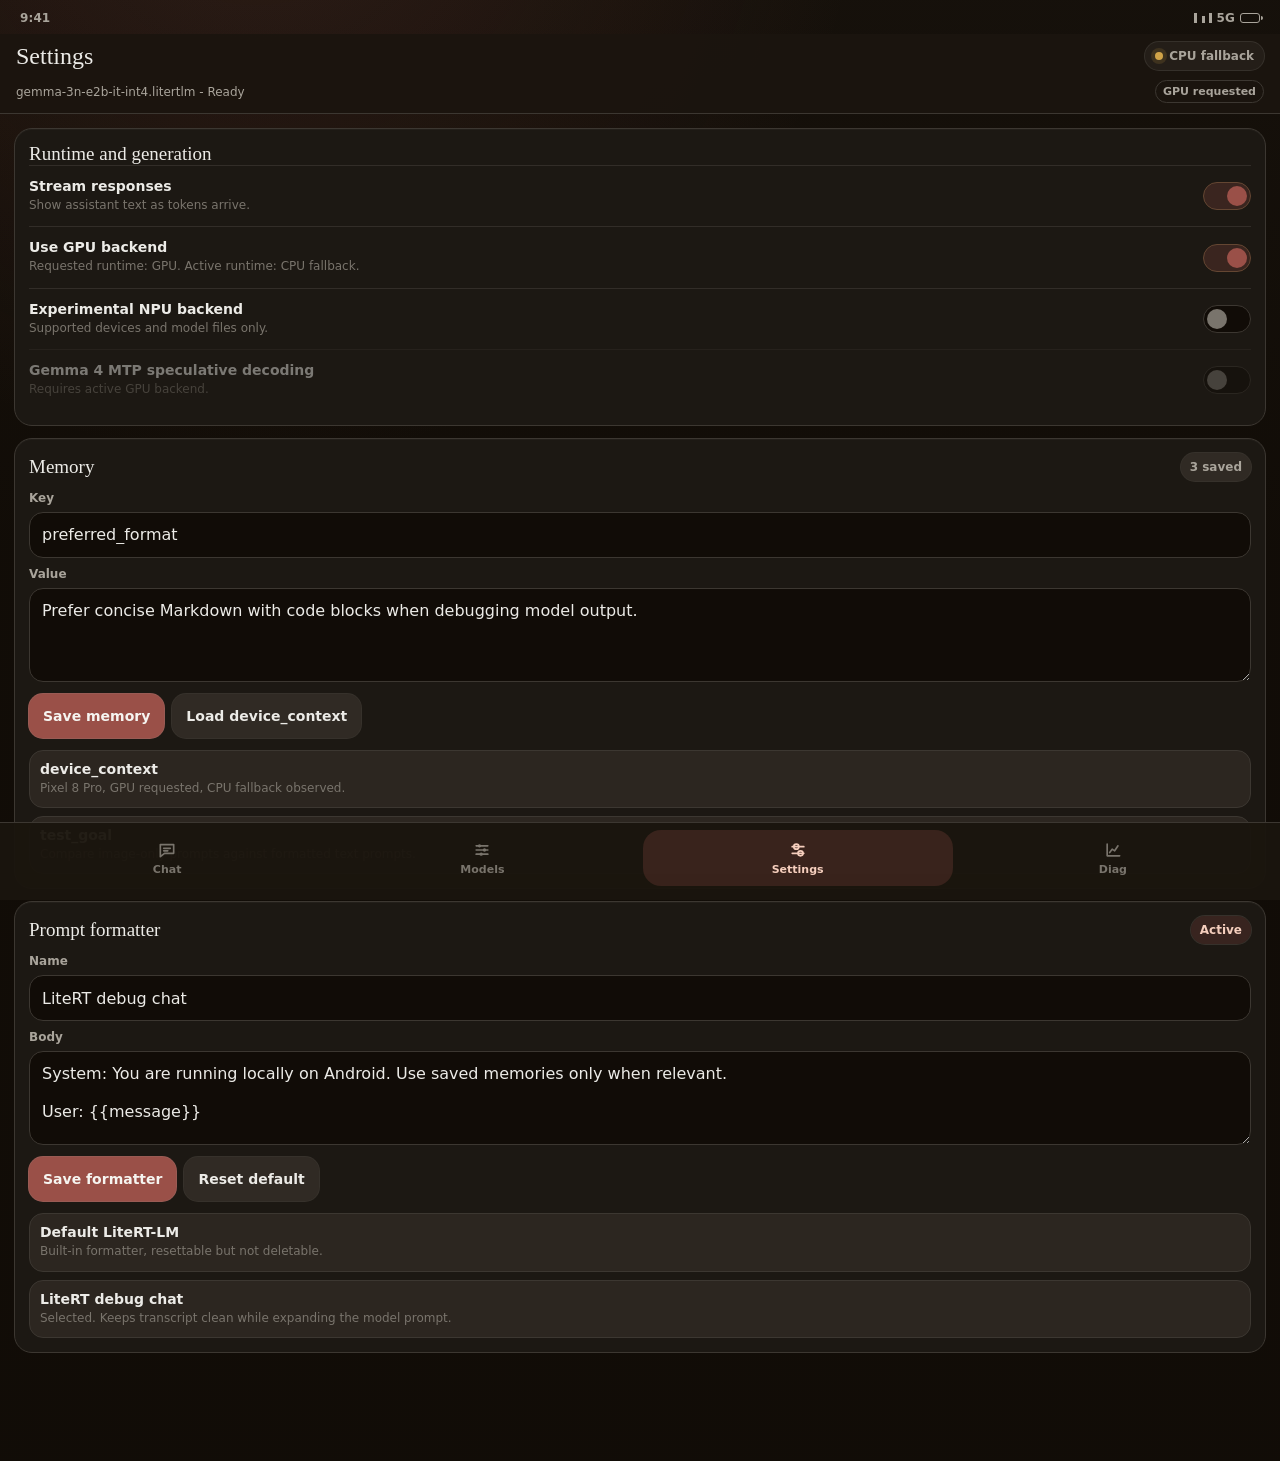
<file: docs/design-reference-v1/screens/settings.html>
<!doctype html>
<html lang="en">
<head>
  <meta charset="utf-8">
  <meta name="viewport" content="width=device-width, initial-scale=1">
  <title>LiteRT Chat - Settings</title>
  <link rel="stylesheet" href="../css/litert.css">
</head>
<body>
  <script src="../js/litert.js"></script>
  <script>
    const content = `
      <section class="panel settings-section">
        <h2>Runtime and generation</h2>
        <div class="switch-row">
          <span><span class="row-label">Stream responses</span><span class="row-value">Show assistant text as tokens arrive.</span></span>
          <button class="switch on" type="button" aria-label="Toggle streaming"><span></span></button>
        </div>
        <div class="switch-row">
          <span><span class="row-label">Use GPU backend</span><span class="row-value">Requested runtime: GPU. Active runtime: CPU fallback.</span></span>
          <button class="switch on" type="button" aria-label="Toggle GPU"><span></span></button>
        </div>
        <div class="switch-row">
          <span><span class="row-label">Experimental NPU backend</span><span class="row-value">Supported devices and model files only.</span></span>
          <button class="switch" type="button" aria-label="Toggle NPU"><span></span></button>
        </div>
        <div class="switch-row disabled">
          <span><span class="row-label">Gemma 4 MTP speculative decoding</span><span class="row-value">Requires active GPU backend.</span></span>
          <button class="switch" type="button" aria-label="MTP disabled"><span></span></button>
        </div>
      </section>

      <section class="panel settings-section">
        <div class="panel-title">
          <h2>Memory</h2>
          <span class="chip">3 saved</span>
        </div>
        <div class="field">
          <label for="memoryKey">Key</label>
          <input id="memoryKey" class="text-input" value="preferred_format">
        </div>
        <div class="field" style="margin-top: 9px">
          <label for="memoryValue">Value</label>
          <textarea id="memoryValue" class="text-area">Prefer concise Markdown with code blocks when debugging model output.</textarea>
        </div>
        <div class="action-row">
          <button class="button primary" data-toast="Memory saved">Save memory</button>
          <button class="button" data-fill-input="#memoryValue" data-value="The user is testing on a Pixel 8 Pro with GPU requested.">Load device_context</button>
        </div>
        <div class="list" style="margin-top: 12px">
          <div class="memory-item"><span class="row-label">device_context</span><span class="row-value">Pixel 8 Pro, GPU requested, CPU fallback observed.</span></div>
          <div class="memory-item"><span class="row-label">test_goal</span><span class="row-value">Compare image-only prompts against formatted text prompts.</span></div>
        </div>
      </section>

      <section class="panel settings-section">
        <div class="panel-title">
          <h2>Prompt formatter</h2>
          <span class="chip tone-accent">Active</span>
        </div>
        <div class="field">
          <label for="formatterName">Name</label>
          <input id="formatterName" class="text-input" value="LiteRT debug chat">
        </div>
        <div class="field" style="margin-top: 9px">
          <label for="formatterBody">Body</label>
          <textarea id="formatterBody" class="text-area">System: You are running locally on Android. Use saved memories only when relevant.

User: {{message}}</textarea>
        </div>
        <div class="action-row">
          <button class="button primary" data-toast="Formatter updated">Save formatter</button>
          <button class="button" data-toast="Default formatter reset">Reset default</button>
        </div>
        <div class="list" style="margin-top: 12px">
          <div class="formatter-item"><span class="row-label">Default LiteRT-LM</span><span class="row-value">Built-in formatter, resettable but not deletable.</span></div>
          <div class="formatter-item"><span class="row-label">LiteRT debug chat</span><span class="row-value">Selected. Keeps transcript clean while expanding the model prompt.</span></div>
        </div>
      </section>`;
    LiteRT.chrome("settings", "Settings", "gemma-3n-e2b-it-int4.litertlm - Ready", "tone-warn", "CPU fallback", content);
  </script>
</body>
</html>
</file>
<file: docs/design-reference-v1/css/litert.css>
:root {
  --bg:      oklch(98% 0.004 95);
  --surface: oklch(100% 0.002 95);
  --fg:      oklch(20% 0.018 70);
  --muted:   oklch(48% 0.012 70);
  --border:  oklch(90% 0.006 95);
  --accent:  oklch(52% 0.10 28);

  --font-display: 'Iowan Old Style', 'Charter', Georgia, serif;
  --font-body:    -apple-system, BlinkMacSystemFont, 'Segoe UI', system-ui, sans-serif;
}

:root {
  --app-bg: oklch(16% 0.014 70);
  --app-surface: oklch(20% 0.016 70);
  --app-panel: oklch(24% 0.014 70);
  --app-panel-2: oklch(29% 0.014 70);
  --app-text: oklch(94% 0.006 95);
  --app-muted: oklch(72% 0.014 78);
  --app-faint: oklch(56% 0.014 78);
  --app-line: oklch(34% 0.012 75);
  --app-accent: var(--accent);
  --app-accent-soft: color-mix(in oklch, var(--accent) 24%, transparent);
  --app-good: oklch(68% 0.12 150);
  --app-warn: oklch(74% 0.12 82);
  --app-danger: oklch(62% 0.16 28);
  --app-info: oklch(70% 0.10 230);
  --radius-xs: 8px;
  --radius-sm: 12px;
  --radius-md: 18px;
  --radius-lg: 28px;
  --shadow-ring: 0 0 0 1px color-mix(in oklch, var(--app-line) 80%, transparent);
  --shadow-soft: 0 18px 44px rgb(0 0 0 / 0.28);
}

* {
  box-sizing: border-box;
}

html,
body {
  margin: 0;
  min-height: 100%;
  background: var(--app-bg);
  color: var(--app-text);
  font-family: var(--font-body);
}

body.screen {
  width: 100%;
  min-height: 100vh;
  overflow-x: hidden;
}

button,
input,
textarea {
  font: inherit;
}

button {
  border: 0;
}

.android-app {
  min-height: 100vh;
  background:
    radial-gradient(circle at 20% -10%, color-mix(in oklch, var(--accent) 18%, transparent), transparent 32%),
    linear-gradient(180deg, oklch(18% 0.014 70), var(--app-bg) 38%);
  color: var(--app-text);
  display: grid;
  grid-template-rows: auto 1fr auto;
}

.statusbar {
  height: 34px;
  padding: 11px 20px 0;
  display: flex;
  align-items: start;
  justify-content: space-between;
  color: var(--app-muted);
  font-size: 12px;
  font-weight: 650;
  letter-spacing: 0.01em;
}

.status-icons {
  display: inline-flex;
  gap: 5px;
  align-items: center;
}

.dot-bars {
  width: 18px;
  height: 10px;
  border-left: 3px solid currentColor;
  border-right: 3px solid currentColor;
  position: relative;
}

.dot-bars::before {
  content: "";
  position: absolute;
  inset: 3px 5px 0;
  border-left: 3px solid currentColor;
}

.battery {
  width: 20px;
  height: 10px;
  border: 1.5px solid currentColor;
  border-radius: 3px;
  position: relative;
}

.battery::after {
  content: "";
  position: absolute;
  right: -4px;
  top: 2px;
  width: 2px;
  height: 4px;
  border-radius: 0 2px 2px 0;
  background: currentColor;
}

.topbar {
  padding: 8px 16px 10px;
  background: color-mix(in oklch, var(--app-surface) 94%, transparent);
  border-bottom: 1px solid var(--app-line);
}

.screen-title {
  display: flex;
  align-items: center;
  justify-content: space-between;
  gap: 14px;
}

.screen-title h1 {
  margin: 0;
  font-family: var(--font-display);
  font-size: 24px;
  line-height: 1.1;
  font-weight: 500;
}

.runtime-pill,
.chip,
.mini-chip {
  display: inline-flex;
  align-items: center;
  gap: 6px;
  border-radius: 999px;
  white-space: nowrap;
}

.runtime-pill {
  padding: 7px 10px;
  color: var(--app-muted);
  background: var(--app-panel);
  box-shadow: var(--shadow-ring);
  font-size: 12px;
  font-weight: 650;
}

.top-status {
  margin-top: 10px;
  display: grid;
  grid-template-columns: minmax(0, 1fr) auto;
  gap: 10px;
  align-items: center;
  font-size: 12px;
  color: var(--app-muted);
}

.model-line {
  min-width: 0;
  overflow: hidden;
  text-overflow: ellipsis;
  white-space: nowrap;
}

.content {
  min-height: 0;
  overflow-y: auto;
  padding: 14px 14px 96px;
}

.android-app:has(.composer-wrap) .content {
  padding-bottom: 180px;
}

.content.tight {
  padding-top: 10px;
}

.panel,
.bubble,
.composer,
.model-card,
.settings-section,
.diag-section {
  border: 1px solid var(--app-line);
  background: color-mix(in oklch, var(--app-panel) 88%, black 12%);
  border-radius: var(--radius-md);
  box-shadow: 0 1px 0 rgb(255 255 255 / 0.03) inset;
}

.panel {
  padding: 14px;
  margin-bottom: 12px;
}

.panel-title {
  display: flex;
  align-items: center;
  justify-content: space-between;
  gap: 12px;
  margin-bottom: 10px;
}

.panel-title h2,
.settings-section h2,
.diag-section h2 {
  margin: 0;
  font-family: var(--font-display);
  font-size: 19px;
  line-height: 1.16;
  font-weight: 500;
}

.subtle {
  color: var(--app-muted);
}

.caption {
  color: var(--app-faint);
  font-size: 12px;
  line-height: 1.35;
}

.chip {
  min-height: 28px;
  padding: 0 9px;
  background: var(--app-panel-2);
  color: var(--app-muted);
  box-shadow: var(--shadow-ring);
  font-size: 12px;
  font-weight: 650;
}

.mini-chip {
  padding: 4px 7px;
  border: 1px solid var(--app-line);
  color: var(--app-muted);
  font-size: 11px;
  font-weight: 650;
}

.tone-good {
  color: var(--app-good);
  background: color-mix(in oklch, var(--app-good) 14%, transparent);
}

.tone-warn {
  color: var(--app-warn);
  background: color-mix(in oklch, var(--app-warn) 14%, transparent);
}

.tone-danger {
  color: var(--app-danger);
  background: color-mix(in oklch, var(--app-danger) 14%, transparent);
}

.tone-accent {
  color: oklch(88% 0.05 45);
  background: color-mix(in oklch, var(--app-accent) 22%, transparent);
}

.toast {
  position: fixed;
  left: 14px;
  right: 14px;
  bottom: 176px;
  z-index: 40;
  min-height: 46px;
  padding: 12px 14px 12px 42px;
  display: flex;
  align-items: center;
  border: 1px solid color-mix(in oklch, var(--app-warn) 56%, var(--app-line));
  border-radius: 16px;
  color: oklch(96% 0.028 84);
  background:
    linear-gradient(180deg,
      color-mix(in oklch, var(--app-warn) 30%, var(--app-panel) 70%),
      color-mix(in oklch, var(--app-warn) 18%, var(--app-panel) 82%));
  box-shadow: 0 18px 42px rgb(0 0 0 / 0.48), 0 0 0 1px rgb(255 255 255 / 0.04) inset;
  font-size: 13px;
  font-weight: 780;
  line-height: 1.25;
  white-space: normal;
}

.toast::before {
  content: "!";
  position: absolute;
  left: 13px;
  top: 50%;
  width: 20px;
  height: 20px;
  display: grid;
  place-items: center;
  border-radius: 50%;
  color: var(--app-bg);
  background: var(--app-warn);
  transform: translateY(-50%);
  font-size: 13px;
  font-weight: 900;
}

.toast.is-info {
  border-color: color-mix(in oklch, var(--app-accent) 48%, var(--app-line));
  color: oklch(95% 0.012 95);
  background:
    linear-gradient(180deg,
      color-mix(in oklch, var(--app-accent) 26%, var(--app-panel) 74%),
      color-mix(in oklch, var(--app-accent) 14%, var(--app-panel) 86%));
}

.toast.is-info::before {
  content: "i";
  color: oklch(96% 0.006 95);
  background: var(--app-accent);
}

.status-dot {
  width: 8px;
  height: 8px;
  border-radius: 50%;
  background: currentColor;
  box-shadow: 0 0 0 4px color-mix(in oklch, currentColor 15%, transparent);
}

.row {
  display: flex;
  align-items: center;
  justify-content: space-between;
  gap: 12px;
  padding: 11px 0;
  border-top: 1px solid color-mix(in oklch, var(--app-line) 70%, transparent);
}

.row:first-child {
  border-top: 0;
  padding-top: 0;
}

.row:last-child {
  padding-bottom: 0;
}

.row-main {
  min-width: 0;
}

.row-label {
  display: block;
  color: var(--app-text);
  font-size: 14px;
  font-weight: 650;
}

.row-value {
  display: block;
  color: var(--app-faint);
  font-size: 12px;
  line-height: 1.45;
  margin-top: 3px;
  overflow-wrap: anywhere;
}

.button,
.icon-button {
  min-height: 44px;
  border-radius: 14px;
  background: var(--app-panel-2);
  color: var(--app-text);
  box-shadow: var(--shadow-ring);
  display: inline-flex;
  align-items: center;
  justify-content: center;
  gap: 8px;
  font-size: 14px;
  font-weight: 700;
}

.button {
  padding: 0 14px;
}

.button.primary {
  background: var(--app-accent);
  color: oklch(97% 0.006 95);
  box-shadow: 0 0 0 1px color-mix(in oklch, var(--app-accent) 80%, white 10%);
}

.button.danger {
  background: color-mix(in oklch, var(--app-danger) 22%, var(--app-panel));
  color: oklch(88% 0.08 28);
}

.button:disabled,
.icon-button:disabled,
.disabled {
  opacity: 0.46;
}

.icon-button {
  width: 44px;
  padding: 0;
}

.icon {
  width: 19px;
  height: 19px;
  color: currentColor;
  flex: none;
}

.bottom-nav {
  position: fixed;
  left: 0;
  right: 0;
  bottom: 0;
  height: 78px;
  padding: 7px 12px 14px;
  display: grid;
  grid-template-columns: repeat(4, 1fr);
  gap: 5px;
  background: color-mix(in oklch, var(--app-surface) 96%, transparent);
  border-top: 1px solid var(--app-line);
}

.nav-item {
  color: var(--app-faint);
  text-decoration: none;
  border-radius: 18px;
  display: grid;
  place-items: center;
  align-content: center;
  gap: 3px;
  font-size: 11px;
  font-weight: 700;
}

.nav-item.active {
  color: oklch(88% 0.05 45);
  background: var(--app-accent-soft);
}

.nav-item svg {
  width: 20px;
  height: 20px;
}

.session-rail {
  display: flex;
  gap: 8px;
  overflow-x: auto;
  padding-bottom: 8px;
  scrollbar-width: none;
}

.session {
  flex: 0 0 auto;
  border: 1px solid var(--app-line);
  background: var(--app-panel);
  color: var(--app-muted);
  border-radius: 999px;
  padding: 8px 10px;
  font-size: 12px;
  font-weight: 700;
}

.session.active {
  background: var(--app-accent-soft);
  color: oklch(88% 0.05 45);
}

.message-stack {
  display: grid;
  gap: 12px;
}

.bubble {
  padding: 12px;
  max-width: 88%;
}

.bubble.user {
  margin-left: auto;
  border-color: color-mix(in oklch, var(--app-accent) 45%, var(--app-line));
  background: color-mix(in oklch, var(--app-accent) 18%, var(--app-panel));
}

.bubble.assistant {
  margin-right: auto;
}

.bubble p,
.bubble ul {
  margin: 0;
  font-size: 14px;
  line-height: 1.42;
}

.bubble ul {
  padding-left: 18px;
  margin-top: 8px;
}

.bubble h3 {
  margin: 0 0 7px;
  font-family: var(--font-display);
  font-size: 18px;
  font-weight: 500;
}

.image-preview {
  width: 128px;
  height: 82px;
  border-radius: 14px;
  margin-bottom: 8px;
  background:
    linear-gradient(135deg, oklch(34% 0.04 145), oklch(23% 0.02 70)),
    repeating-linear-gradient(45deg, transparent 0 8px, rgb(255 255 255 / 0.05) 8px 16px);
  border: 1px solid var(--app-line);
  position: relative;
  overflow: hidden;
}

.image-preview::before {
  content: "";
  position: absolute;
  width: 44px;
  height: 44px;
  border-radius: 50%;
  right: 12px;
  top: 12px;
  background: color-mix(in oklch, var(--app-warn) 60%, white 10%);
}

.streaming {
  display: inline-flex;
  gap: 4px;
  margin-top: 8px;
}

.streaming span {
  width: 6px;
  height: 6px;
  border-radius: 50%;
  background: var(--app-accent);
  animation: pulse 1.1s infinite ease-in-out;
}

.streaming span:nth-child(2) {
  animation-delay: 0.14s;
}

.streaming span:nth-child(3) {
  animation-delay: 0.28s;
}

@keyframes pulse {
  0%, 80%, 100% { opacity: 0.28; transform: translateY(0); }
  40% { opacity: 1; transform: translateY(-3px); }
}

.stats-grid {
  display: grid;
  grid-template-columns: repeat(3, 1fr);
  gap: 8px;
  margin-top: 10px;
}

.stat {
  padding: 9px;
  border-radius: 12px;
  background: var(--app-panel-2);
  border: 1px solid var(--app-line);
}

.stat strong {
  display: block;
  font-size: 15px;
  font-weight: 750;
  font-variant-numeric: tabular-nums;
}

.stat span {
  display: block;
  margin-top: 2px;
  color: var(--app-faint);
  font-size: 10px;
  font-weight: 700;
  text-transform: uppercase;
  letter-spacing: 0.04em;
}

.composer-wrap {
  position: fixed;
  left: 0;
  right: 0;
  bottom: 78px;
  padding: 12px 12px 10px;
  background: linear-gradient(180deg, transparent, var(--app-bg) 28%);
}

.composer {
  display: grid;
  grid-template-columns: 44px minmax(0, 1fr) 44px;
  gap: 8px;
  padding: 9px;
  align-items: center;
  position: relative;
}

.composer textarea {
  min-height: 44px;
  max-height: 96px;
  resize: none;
  border: 0;
  outline: 0;
  border-radius: 13px;
  padding: 12px 13px;
  color: var(--app-text);
  background: var(--app-bg);
  line-height: 1.25;
}

.attach-menu {
  position: relative;
  width: 44px;
  height: 44px;
}

.attach-popover {
  position: absolute;
  left: 0;
  bottom: calc(100% + 10px);
  min-width: 136px;
  padding: 6px;
  display: grid;
  gap: 4px;
  border: 1px solid var(--app-line);
  border-radius: 16px;
  background: color-mix(in oklch, var(--app-panel) 96%, black 4%);
  box-shadow: var(--shadow-soft);
  opacity: 0;
  pointer-events: none;
  transform: translateY(8px) scale(0.98);
  transform-origin: left bottom;
  transition: opacity 140ms ease, transform 140ms ease;
  z-index: 12;
}

.attach-menu.open .attach-popover {
  opacity: 1;
  pointer-events: auto;
  transform: translateY(0) scale(1);
}

.attach-popover button {
  min-height: 40px;
  padding: 0 10px;
  border-radius: 11px;
  color: var(--app-text);
  background: transparent;
  display: grid;
  grid-template-columns: 20px 1fr;
  gap: 9px;
  align-items: center;
  text-align: left;
  font-size: 13px;
  font-weight: 700;
}

.attach-popover button:hover,
.attach-popover button:focus-visible {
  background: var(--app-panel-2);
  outline: 0;
}

.progress {
  height: 8px;
  border-radius: 999px;
  overflow: hidden;
  background: var(--app-bg);
  border: 1px solid var(--app-line);
}

.progress span {
  display: block;
  height: 100%;
  width: var(--value, 0%);
  border-radius: inherit;
  background: linear-gradient(90deg, var(--app-accent), var(--app-warn));
}

.field {
  display: grid;
  gap: 7px;
}

.field label {
  color: var(--app-muted);
  font-size: 12px;
  font-weight: 700;
}

.text-input,
.text-area {
  width: 100%;
  border: 1px solid var(--app-line);
  border-radius: 14px;
  background: var(--app-bg);
  color: var(--app-text);
  outline: 0;
}

.text-input {
  height: 46px;
  padding: 0 12px;
}

.text-area {
  min-height: 94px;
  padding: 12px;
  resize: vertical;
}

.action-row {
  display: flex;
  gap: 8px;
  align-items: center;
  flex-wrap: wrap;
  margin-top: 12px;
}

.switch-row {
  display: grid;
  grid-template-columns: minmax(0, 1fr) auto;
  gap: 12px;
  align-items: center;
  padding: 12px 0;
  border-top: 1px solid color-mix(in oklch, var(--app-line) 70%, transparent);
}

.switch-row:first-child {
  border-top: 0;
  padding-top: 0;
}

.switch {
  width: 48px;
  height: 28px;
  border-radius: 999px;
  background: var(--app-bg);
  border: 1px solid var(--app-line);
  padding: 3px;
  cursor: pointer;
}

.switch span {
  display: block;
  width: 20px;
  height: 20px;
  border-radius: 50%;
  background: var(--app-faint);
  transition: transform 160ms ease, background 160ms ease;
}

.switch.on {
  background: var(--app-accent-soft);
  border-color: color-mix(in oklch, var(--app-accent) 45%, var(--app-line));
}

.switch.on span {
  transform: translateX(20px);
  background: var(--app-accent);
}

.list {
  display: grid;
  gap: 8px;
}

.memory-item,
.formatter-item,
.health-card {
  border: 1px solid var(--app-line);
  border-radius: 14px;
  padding: 10px;
  background: color-mix(in oklch, var(--app-panel-2) 80%, transparent);
}

.table {
  border: 1px solid var(--app-line);
  border-radius: 14px;
  overflow: hidden;
}

.table-row {
  display: grid;
  grid-template-columns: 38% 1fr;
  gap: 8px;
  padding: 9px 10px;
  border-top: 1px solid color-mix(in oklch, var(--app-line) 72%, transparent);
  font-size: 12px;
}

.table-row:first-child {
  border-top: 0;
}

.table-row span:first-child {
  color: var(--app-faint);
}

.table-row span:last-child {
  color: var(--app-muted);
  overflow-wrap: anywhere;
  font-variant-numeric: tabular-nums;
}

.launcher {
  min-height: 100vh;
  padding: 34px clamp(16px, 4vw, 48px);
  background:
    radial-gradient(circle at 16% 0%, color-mix(in oklch, var(--accent) 24%, transparent), transparent 28%),
    linear-gradient(135deg, oklch(17% 0.014 70), oklch(11% 0.012 70));
  color: var(--app-text);
}

.launcher-header {
  max-width: 1160px;
  margin: 0 auto 26px;
  display: grid;
  grid-template-columns: minmax(0, 1fr) auto;
  gap: 24px;
  align-items: end;
}

.launcher h1 {
  margin: 0;
  font-family: var(--font-display);
  font-size: clamp(40px, 6vw, 80px);
  line-height: 0.98;
  font-weight: 500;
  max-width: 760px;
}

.launcher p {
  max-width: 560px;
  margin: 14px 0 0;
  color: var(--app-muted);
  font-size: 16px;
  line-height: 1.55;
}

.frame-grid {
  max-width: 1780px;
  margin: 0 auto;
  display: grid;
  grid-template-columns: repeat(4, minmax(312px, 1fr));
  gap: 20px;
  align-items: start;
}

.frame-card {
  min-width: 0;
}

.frame-label {
  display: flex;
  align-items: center;
  justify-content: space-between;
  margin-bottom: 9px;
  color: var(--app-muted);
  font-size: 13px;
  font-weight: 700;
}

.phone-frame {
  width: 100%;
  aspect-ratio: 412 / 900;
  border: 1px solid var(--app-line);
  border-radius: 34px;
  overflow: hidden;
  background: black;
  box-shadow: var(--shadow-soft);
}

.phone-frame iframe {
  width: 100%;
  height: 100%;
  border: 0;
  display: block;
}

@media (max-width: 1480px) {
  .frame-grid {
    grid-template-columns: repeat(2, minmax(312px, 412px));
    justify-content: center;
  }
}

@media (max-width: 760px) {
  .launcher-header {
    grid-template-columns: 1fr;
  }

  .frame-grid {
    grid-template-columns: minmax(0, 412px);
  }
}

@media (prefers-reduced-motion: reduce) {
  *,
  *::before,
  *::after {
    animation-duration: 0.001ms !important;
    transition-duration: 0.001ms !important;
  }
}
</file>
